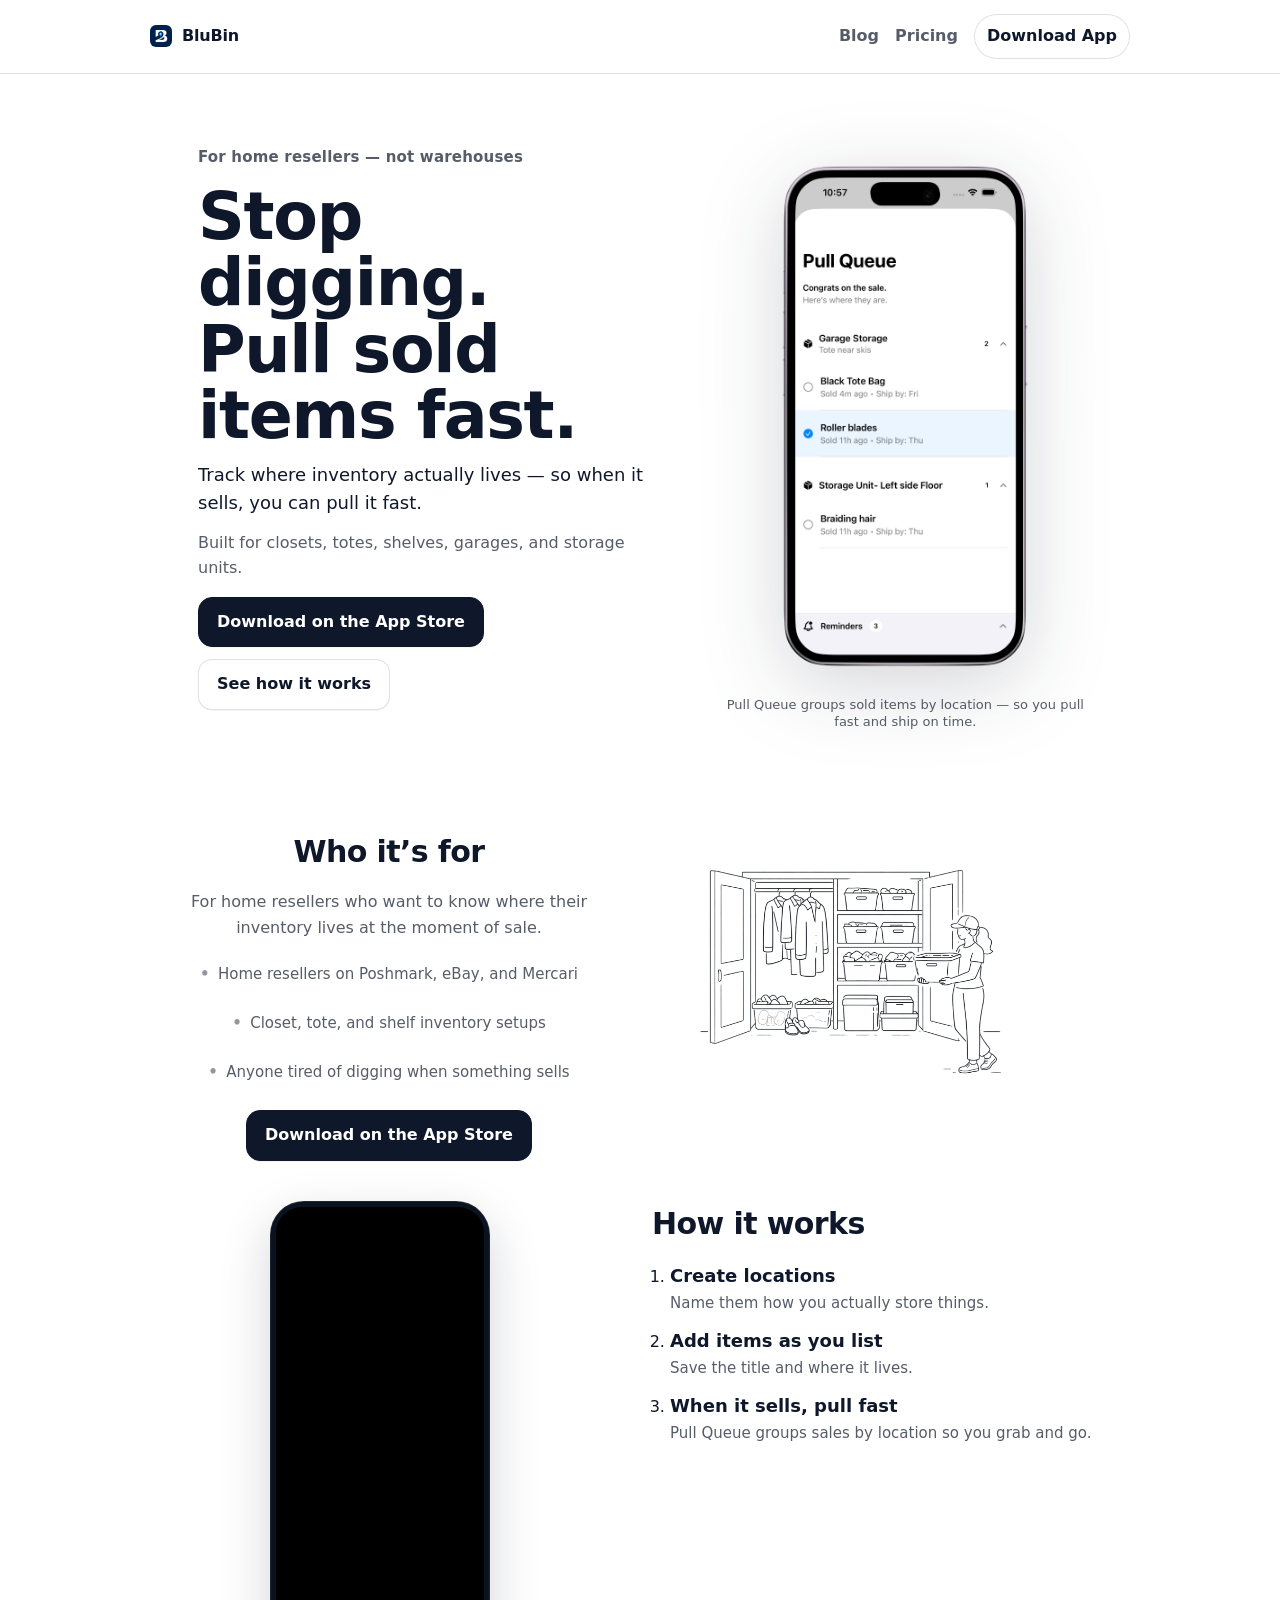
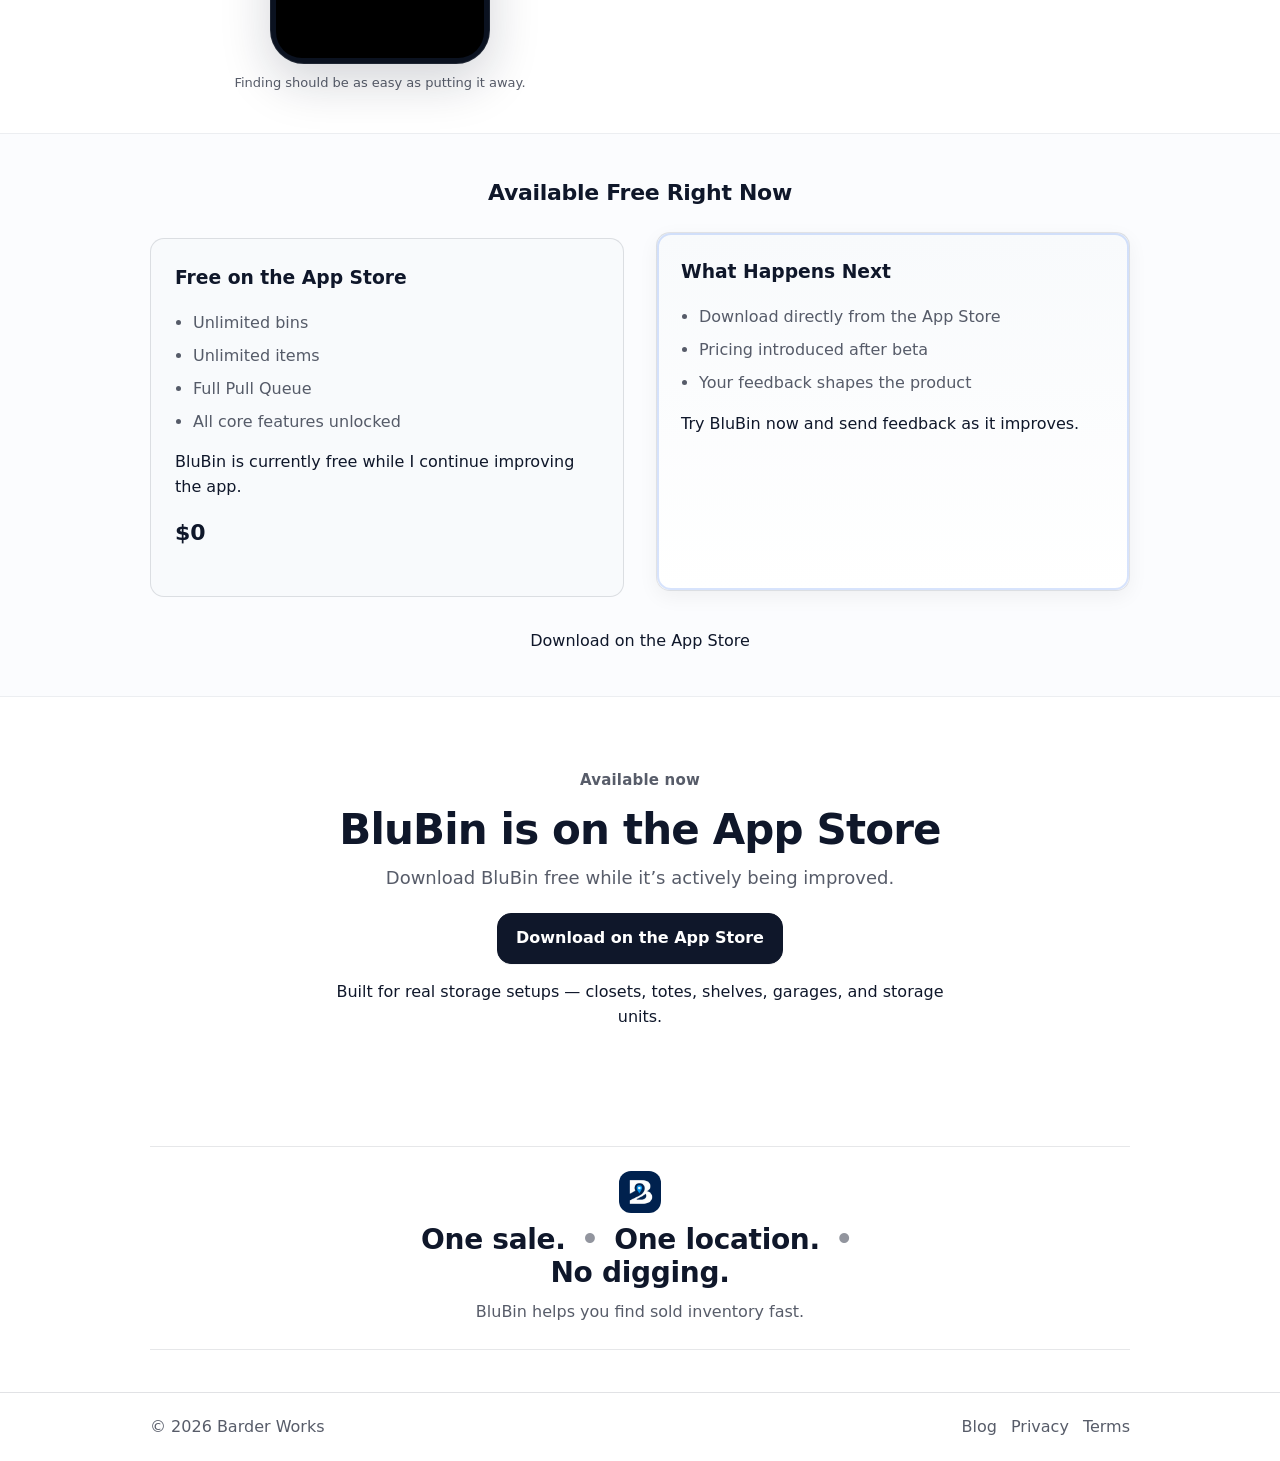
<file: index.html>
<!DOCTYPE html>
<html lang="en">
<head>
  <meta charset="UTF-8" />
  <meta name="viewport" content="width=device-width, initial-scale=1.0" />
  <title>BluBin – Stop digging for sold items</title>
  <meta
    name="description"
    content="BluBin helps home resellers track where inventory actually lives so when something sells, they can pull it fast."
  />

  <meta property="og:title" content="BluBin – Stop digging for sold items" />
  <meta
    property="og:description"
    content="Track where inventory actually lives — so when it sells, you can pull it fast."
  />
  <meta property="og:type" content="website" />

  <link rel="icon" href="/favicon.ico" sizes="any" />
  <link rel="icon" href="/favicon/favicon.svg" type="image/svg+xml" />
  <link rel="apple-touch-icon" href="/favicon/apple-touch-icon.png" />
  <link rel="manifest" href="/favicon/site.webmanifest" />

  <link rel="stylesheet" href="style.css?v=2" />
</head>

<body>
  <header class="topbar">
    <div class="container topbar-inner">
      <a class="brand" href="#">
        <img class="brand-logo" src="/favicon/favicon.svg" alt="BluBin logo" />
        <span class="brand-name">BluBin</span>
      </a>

      <nav class="nav nav-desktop" aria-label="Primary">
        <a href="/blog/">Blog</a>
        <a href="#pricing">Pricing</a>
        <a class="pill" href="#signup">Download App</a>
      </nav>

      <button class="menu-btn" type="button" aria-label="Open menu" aria-expanded="false">
        <span></span>
        <span></span>
        <span></span>
      </button>
    </div>

    <div class="mobile-menu" aria-label="Mobile navigation">
      <div class="container mobile-menu-inner">
        <a href="/blog/">Blog</a>
        <a href="#pricing">Pricing</a>
        <a href="#how">How it works</a>
        <a href="/privacy.html">Privacy</a>
        <a href="/terms.html">Terms</a>
        <a class="pill mobile-menu-cta" href="#signup">Download App</a>
      </div>
    </div>
  </header>

  <main>
    <!-- HERO DESKTOP -->
    <section class="hero hero-desktop">
      <div class="container hero-grid">
        <div class="hero-copy">
          <p class="eyebrow">For home resellers — not warehouses</p>

          <h1>
            Stop digging.
            <span class="break">Pull sold items fast.</span>
          </h1>

          <p class="hero-sub">
            Track where inventory actually lives — so when it sells, you can pull it fast.
          </p>

          <p class="support">
            Built for closets, totes, shelves, garages, and storage units.
          </p>

          <div class="cta-row signup-row">
            <a class="btn primary" href="https://apps.apple.com/us/app/blubin/id6759843914" target="_blank" rel="noopener noreferrer">Download on the App Store</a>
            <a class="btn secondary" href="#how">See how it works</a>
          </div>
        </div>

        <div class="hero-media">
          <img class="phone-img" src="images/mockwhole.png" alt="BluBin Pull Queue on iPhone" />
          <p class="hero-caption">
            Pull Queue groups sold items by location — so you pull fast and ship on time.
          </p>
        </div>
      </div>
    </section>

    <!-- HERO MOBILE -->
<!-- HERO MOBILE -->
<section class="hero hero-mobile">
  <div class="container hero-mobile-inner">
    <p class="eyebrow mobile-eyebrow">For home resellers — not warehouses</p>

    <div class="hero-mobile-copy">
      <h1 class="mobile-headline">
        Stop digging.
        <span>Pull sold items fast.</span>
      </h1>

      <p class="hero-sub">
        Track where inventory actually lives — so when it sells, you can pull it fast.
      </p>

  

      <div class="cta-row mobile-cta signup-row">
        <a class="btn primary" href="https://apps.apple.com/us/app/blubin/id6759843914" target="_blank" rel="noopener noreferrer">Download on the App Store</a>
        <a class="btn secondary" href="#how">See how it works</a>
      </div>
    </div>

    <div class="hero-media mobile-media">
      <img class="phone-img" src="images/mockwhole.png" alt="BluBin Pull Queue on iPhone" />
      <p class="hero-caption">
        Pull Queue groups sold items by location — so you pull fast and ship on time.
      </p>
    </div>
  </div>
</section>

<section class="mobile-storage-band" aria-label="Storage types BluBin supports">
  <div class="container">
    <p>Built for closets, totes, shelves, garages, and storage units.</p>
  </div>
</section>


    <section class="section flow-section" id="how">
      <div class="container flow-grid">
        <div class="flow-how">
          <h2>How it works</h2>
          <ol class="steps">
            <li>
              <div class="step-title">Create locations</div>
              <div class="step-text">Name them how you actually store things.</div>
            </li>
            <li>
              <div class="step-title">Add items as you list</div>
              <div class="step-text">Save the title and where it lives.</div>
            </li>
            <li>
              <div class="step-title">When it sells, pull fast</div>
              <div class="step-text">Pull Queue groups sales by location so you grab and go.</div>
            </li>
          </ol>
        </div>

        <div class="flow-video">
          <div class="iphone">
            <div class="iphone-screen">
              <video class="demo-video" autoplay muted loop playsinline>
                <source src="videos/blubin-demo.mp4" type="video/mp4" />
              </video>
            </div>
          </div>

          <div class="caption">Finding should be as easy as putting it away.</div>
        </div>

        <div class="who-illustration">
          <img src="images/closetdrawing.png" alt="Closet inventory illustration" />
        </div>

        <div class="flow-who">
          <h2>Who it’s for</h2>
          <p class="lead">
            For home resellers who want to know where their inventory lives at the moment of sale.
          </p>

          <ul class="bullets">
            <li>Home resellers on Poshmark, eBay, and Mercari</li>
            <li>Closet, tote, and shelf inventory setups</li>
            <li>Anyone tired of digging when something sells</li>
          </ul>

          <div class="cta-row small-cta">
            <a class="btn primary" href="https://apps.apple.com/us/app/blubin/id6759843914" target="_blank" rel="noopener noreferrer">Download on the App Store</a>
          </div>
        </div>
      </div>
    </section>

   <section class="section alt" id="pricing">
  <div class="container">
    <h2 class="pricing-title">Available Free Right Now</h2>

    <div class="two-col">
      <div class="card">
        <h3>Free on the App Store</h3>

        <ul class="bullets">
          <li>Unlimited bins</li>
          <li>Unlimited items</li>
          <li>Full Pull Queue</li>
          <li>All core features unlocked</li>
        </ul>

        <p class="muted small">
          BluBin is currently free while I continue improving the app.
        </p>

        <p class="price">$0</p>
      </div>

      <div class="card pro-card">
        <h3>What Happens Next</h3>

        <ul class="bullets">
          <li>Download directly from the App Store</li>
          <li>Pricing introduced after beta</li>
          <li>Your feedback shapes the product</li>
        </ul>

        <p class="muted small">
          Try BluBin now and send feedback as it improves.
        </p>
      </div>
    </div>

    <div style="text-align:center; margin-top: 32px;">
      <a href="https://apps.apple.com/us/app/blubin/id6759843914" target="_blank" rel="noopener noreferrer" class="btn-primary">Download on the App Store</a>
    </div>
  </div>
</section>

    <section class="section signup-section" id="signup">
      <div class="container">
        <div class="signup-card">
          <p class="eyebrow">Available now</p>
          <h2>BluBin is on the App Store</h2>
          <p class="lead">
            Download BluBin free while it’s actively being improved.
          </p>

          <div class="download-cta">
            <a class="btn primary" href="https://apps.apple.com/us/app/blubin/id6759843914" target="_blank" rel="noopener noreferrer">Download on the App Store</a>
          </div>

          <p class="muted small">
            Built for real storage setups — closets, totes, shelves, garages, and storage units.
          </p>
        </div>
      </div>
    </section>

    <section class="section brand-band">
      <div class="container">
        <div class="band">
          <img class="band-logo" src="/favicon/favicon.svg" alt="BluBin logo" />

          <div class="band-line">
            One sale. <span class="dot">•</span> One location. <span class="dot">•</span> No digging.
          </div>

          <div class="band-sub">
            BluBin helps you find sold inventory fast.
          </div>
        </div>
      </div>
    </section>

    <footer class="footer">
      <div class="container footer-inner">
        <div>
          <div class="muted">© 2026 Barder Works</div>
        </div>

        <div class="footer-links">
          <a href="/blog/">Blog</a>
          <a href="https://barderworks.co/legal/blubin/privacy.html">Privacy</a>
          <a href="https://barderworks.co/legal/blubin/terms.html">Terms</a>
        </div>
      </div>
    </footer>
  </main>

  <script>
    const menuBtn = document.querySelector('.menu-btn');
    const mobileMenu = document.querySelector('.mobile-menu');

    if (menuBtn && mobileMenu) {
      menuBtn.addEventListener('click', () => {
        const isOpen = mobileMenu.classList.toggle('open');
        menuBtn.setAttribute('aria-expanded', isOpen ? 'true' : 'false');
      });

      mobileMenu.querySelectorAll('a').forEach(link => {
        link.addEventListener('click', () => {
          mobileMenu.classList.remove('open');
          menuBtn.setAttribute('aria-expanded', 'false');
        });
      });
    }
  </script>
</body>
</html>
</file>
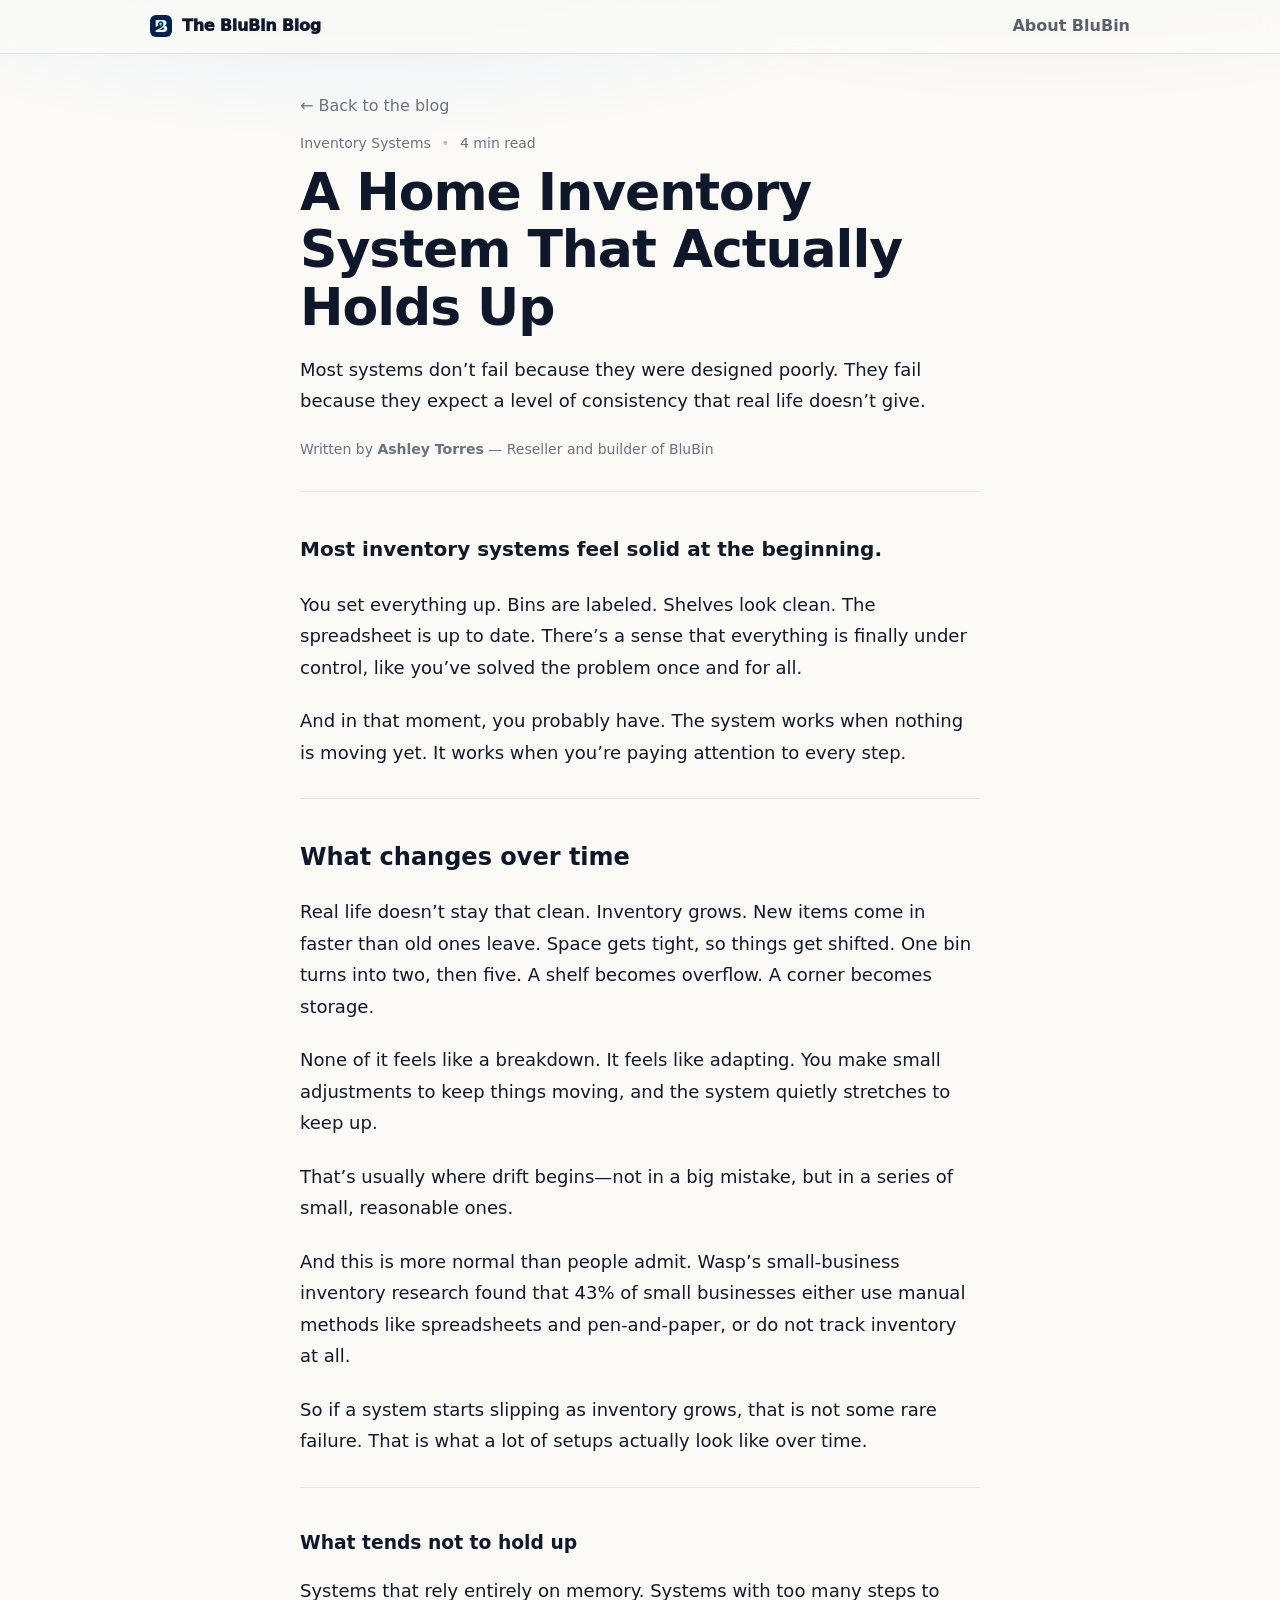
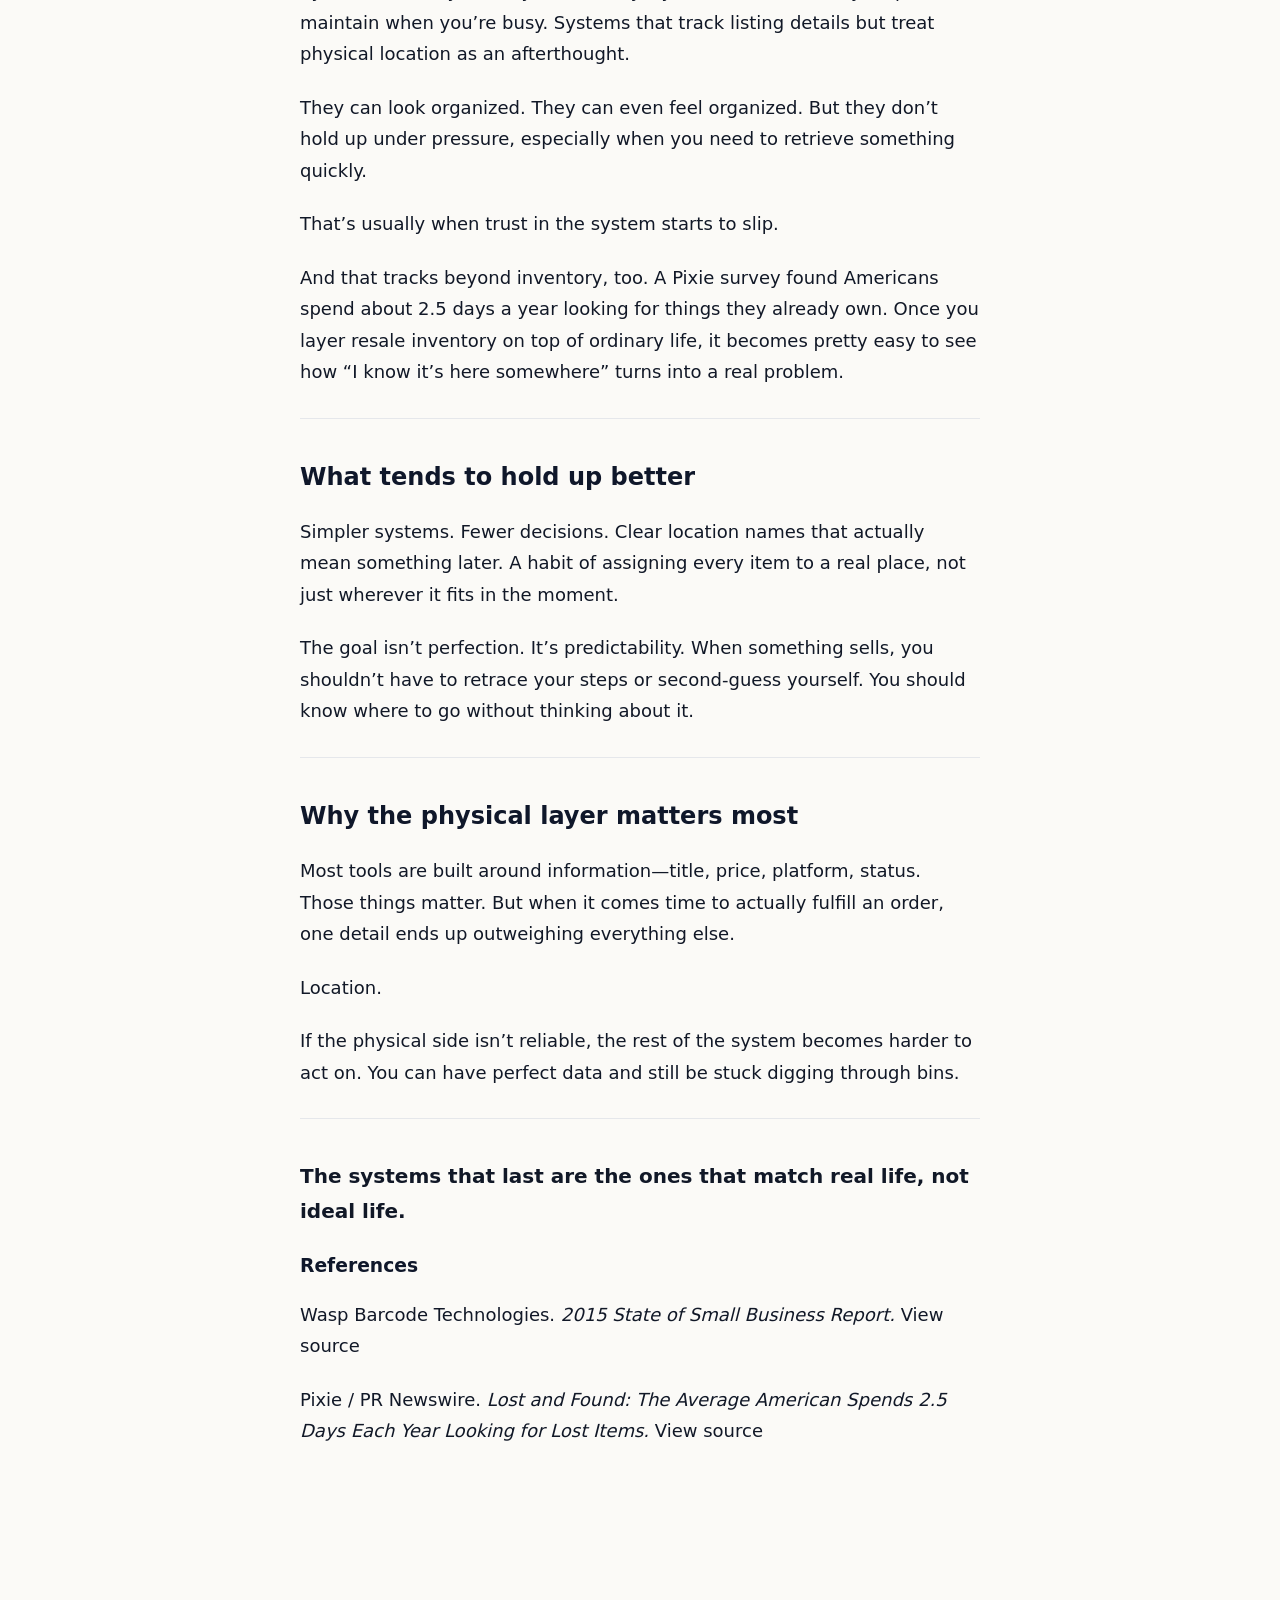
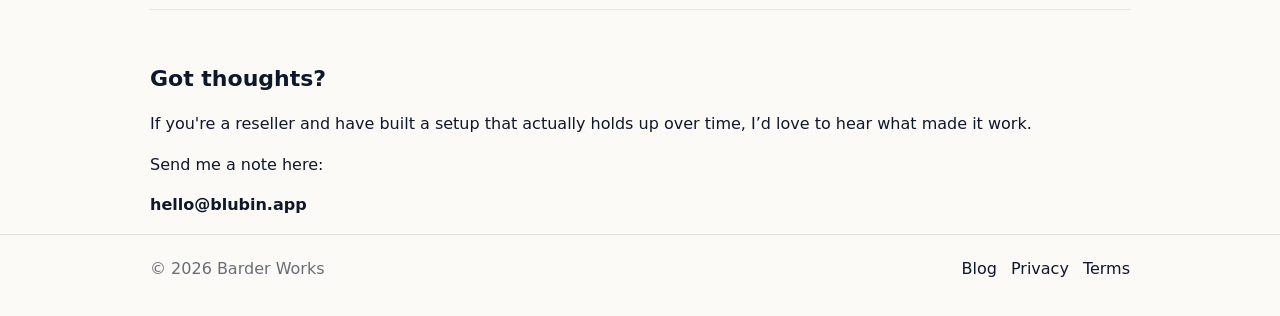
<file: blog/a-home-system.html>
<!DOCTYPE html>
<html lang="en">
<head>
  <meta charset="UTF-8" />
  <meta name="viewport" content="width=device-width, initial-scale=1.0"/>

  <title>A Home Inventory System That Actually Holds Up</title>
  <meta name="description" content="What kind of home inventory system actually stays useful over time? A practical look at what tends to hold up for resellers." />

  <!-- Favicons -->
  <link rel="icon" href="/favicon.ico" sizes="any" />
  <link rel="icon" href="/favicon/favicon.svg" type="image/svg+xml" />
  <link rel="apple-touch-icon" href="/favicon/apple-touch-icon.png" />
  <link rel="manifest" href="/favicon/site.webmanifest" />

  <!-- Shared site styles + blog-only overrides -->
  <link rel="stylesheet" href="/style.css" />
  <link rel="stylesheet" href="/blog/blog.css" />
</head>

<body class="post-page">
  <a class="skip-link" href="#content">Skip to content</a>

  <header class="blog-header">
    <div class="container blog-header-inner">
      <a class="blog-brand" href="/blog/">
        <img class="blog-logo" src="/favicon/favicon.svg" alt="BluBin" />
        <span>The BluBin Blog</span>
      </a>

      <nav class="blog-nav" aria-label="Blog">
        <a class="blog-link" href="/">About BluBin</a>
      </nav>
    </div>
  </header>

  <main id="content">
    <section class="container post-body">
      <a class="post-back" href="/blog/">← Back to the blog</a>

      <div class="post-meta-row">
        <span class="post-cat">Inventory Systems</span>
        <span class="dot">•</span>
        <span>4 min read</span>
      </div>

      <h1 class="post-h1">A Home Inventory System That Actually Holds Up</h1>

      <p class="post-lead">
        Most systems don’t fail because they were designed poorly. They fail because they expect a level of consistency that real life doesn’t give.
      </p>

      <div class="post-author">
        Written by <strong>Ashley Torres</strong> — Reseller and builder of BluBin
      </div>

      <hr class="post-rule" />

      <p><strong>Most inventory systems feel solid at the beginning.</strong></p>

      <p>
        You set everything up. Bins are labeled. Shelves look clean. The spreadsheet is up to date. There’s a sense that everything is finally under control, like you’ve solved the problem once and for all.
      </p>

      <p>
        And in that moment, you probably have. The system works when nothing is moving yet. It works when you’re paying attention to every step.
      </p>

      <hr class="post-rule" />

      <h2 class="post-h2">What changes over time</h2>

      <p>
        Real life doesn’t stay that clean. Inventory grows. New items come in faster than old ones leave. Space gets tight, so things get shifted. One bin turns into two, then five. A shelf becomes overflow. A corner becomes storage.
      </p>

      <p>
        None of it feels like a breakdown. It feels like adapting. You make small adjustments to keep things moving, and the system quietly stretches to keep up.
      </p>

      <p>
        That’s usually where drift begins—not in a big mistake, but in a series of small, reasonable ones.
      </p>

      <p>
        And this is more normal than people admit. Wasp’s small-business inventory research found that 43% of small businesses either use manual methods like spreadsheets and pen-and-paper, or do not track inventory at all.
      </p>

      <p>
        So if a system starts slipping as inventory grows, that is not some rare failure. That is what a lot of setups actually look like over time.
      </p>

      <hr class="post-rule" />

      <h3 class="post-h3">What tends not to hold up</h3>

      <p>
        Systems that rely entirely on memory. Systems with too many steps to maintain when you’re busy. Systems that track listing details but treat physical location as an afterthought.
      </p>

      <p>
        They can look organized. They can even feel organized. But they don’t hold up under pressure, especially when you need to retrieve something quickly.
      </p>

      <p>
        That’s usually when trust in the system starts to slip.
      </p>

      <p>
        And that tracks beyond inventory, too. A Pixie survey found Americans spend about 2.5 days a year looking for things they already own. Once you layer resale inventory on top of ordinary life, it becomes pretty easy to see how “I know it’s here somewhere” turns into a real problem.
      </p>

      <hr class="post-rule" />

      <h2 class="post-h2">What tends to hold up better</h2>

      <p>
        Simpler systems. Fewer decisions. Clear location names that actually mean something later. A habit of assigning every item to a real place, not just wherever it fits in the moment.
      </p>

      <p>
        The goal isn’t perfection. It’s predictability. When something sells, you shouldn’t have to retrace your steps or second-guess yourself. You should know where to go without thinking about it.
      </p>

      <hr class="post-rule" />

      <h2 class="post-h2">Why the physical layer matters most</h2>

      <p>
        Most tools are built around information—title, price, platform, status. Those things matter. But when it comes time to actually fulfill an order, one detail ends up outweighing everything else.
      </p>

      <p>
        Location.
      </p>

      <p>
        If the physical side isn’t reliable, the rest of the system becomes harder to act on. You can have perfect data and still be stuck digging through bins.
      </p>

      <hr class="post-rule" />

      <p><strong>The systems that last are the ones that match real life, not ideal life.</strong></p>

      <section class="post-sources">
        <h3 class="post-h3">References</h3>

        <p>
          Wasp Barcode Technologies. <em>2015 State of Small Business Report.</em>
          <a href="https://media.waspbarcode.com/static/waspbarcode/images/pdf/small-biz-report-0115-web.pdf" target="_blank" rel="noopener">View source</a>
        </p>

        <p>
          Pixie / PR Newswire. <em>Lost and Found: The Average American Spends 2.5 Days Each Year Looking for Lost Items.</em>
          <a href="https://www.prnewswire.com/news-releases/lost-and-found-the-average-american-spends-25-days-each-year-looking-for-lost-items-collectively-costing-us-households-27-billion-annually-in-replacement-costs-300449305.html" target="_blank" rel="noopener">View source</a>
        </p>
      </section>

    </section>

    <section class="reader-comments container">
      <h3>Got thoughts?</h3>

      <p>
        If you're a reseller and have built a setup that actually holds up over time,
        I’d love to hear what made it work.
      </p>

      <p>
        Send me a note here:
      </p>

      <p class="comment-email">
        <a href="mailto:hello@blubin.app?subject=Home inventory systems">
          hello@blubin.app
        </a>
      </p>
    </section>

    <footer class="blog-footer">
      <div class="container blog-footer-inner">
        <div class="muted">© 2026 Barder Works</div>
        <div class="footer-links">
          <a href="/blog/">Blog</a>
          <a href="/privacy.html">Privacy</a>
          <a href="/terms.html">Terms</a>
        </div>
      </div>
    </footer>
  </main>
</body>
</html>
</file>
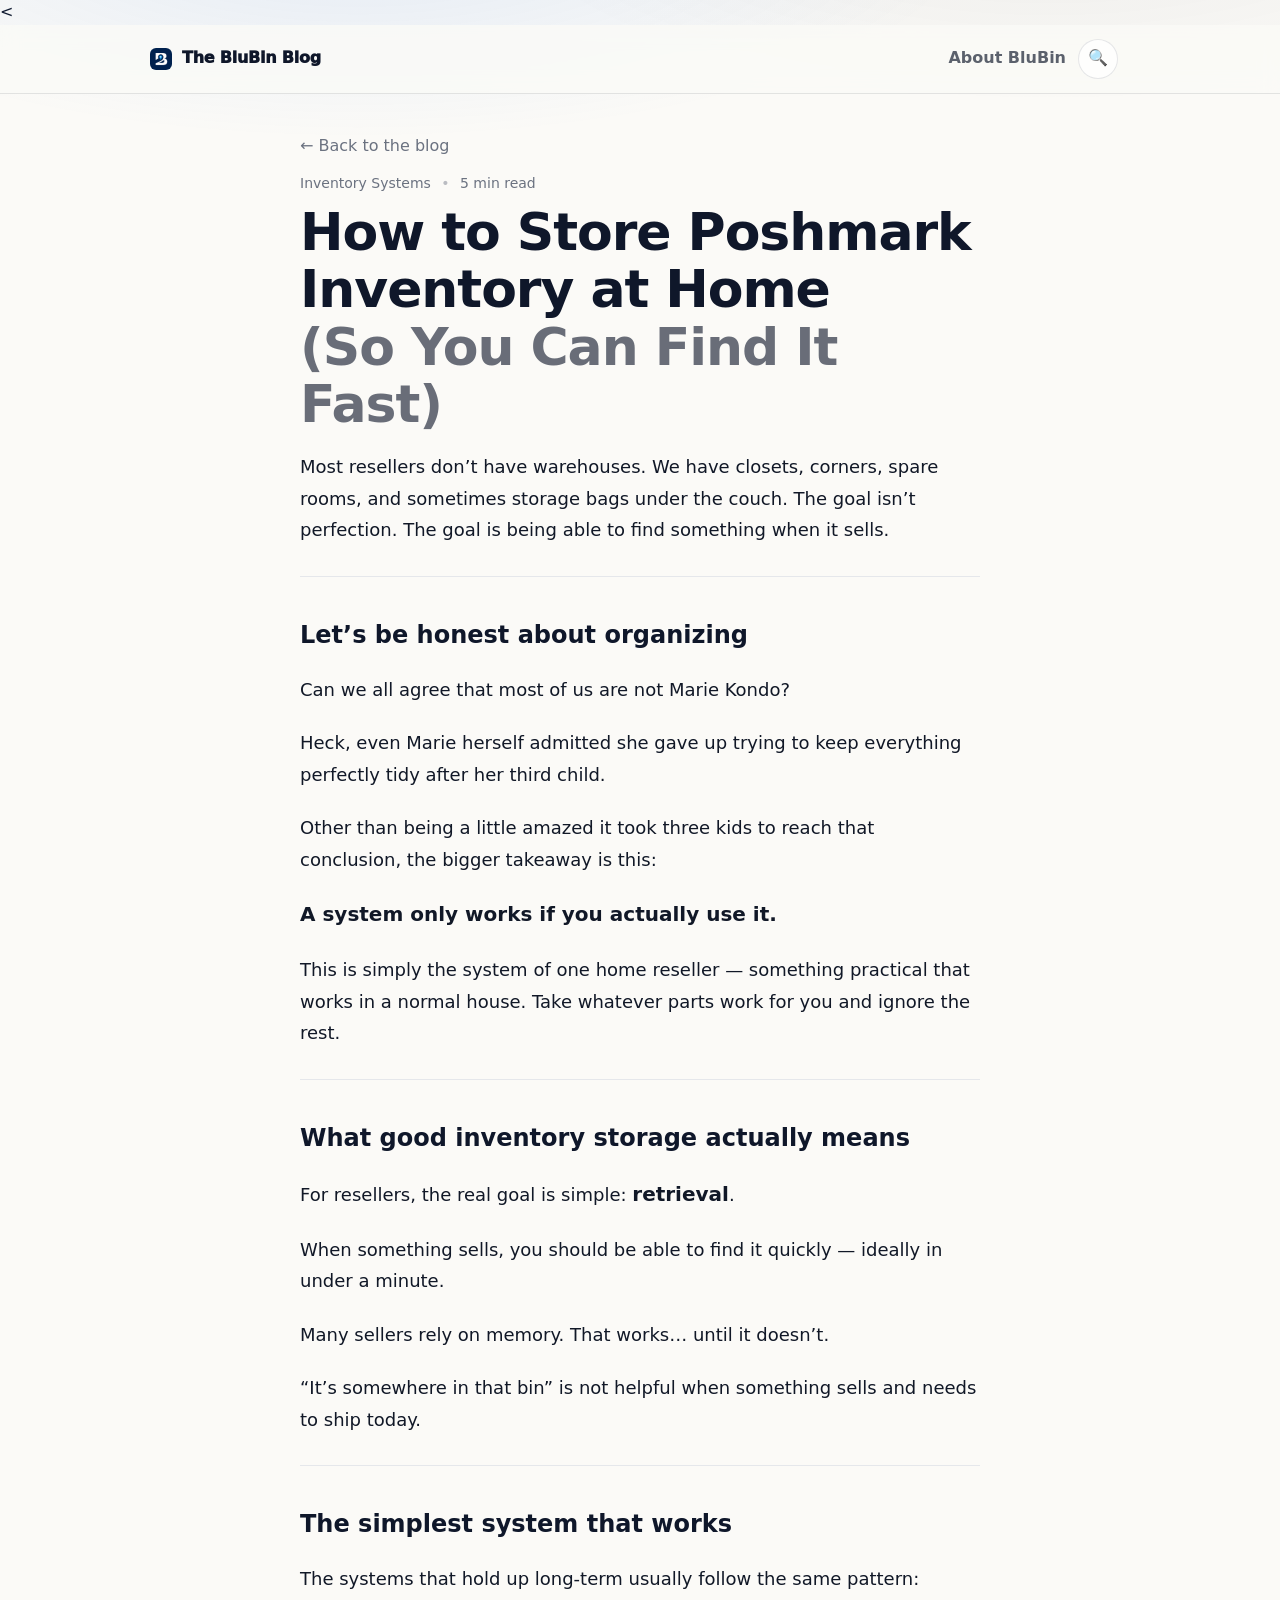
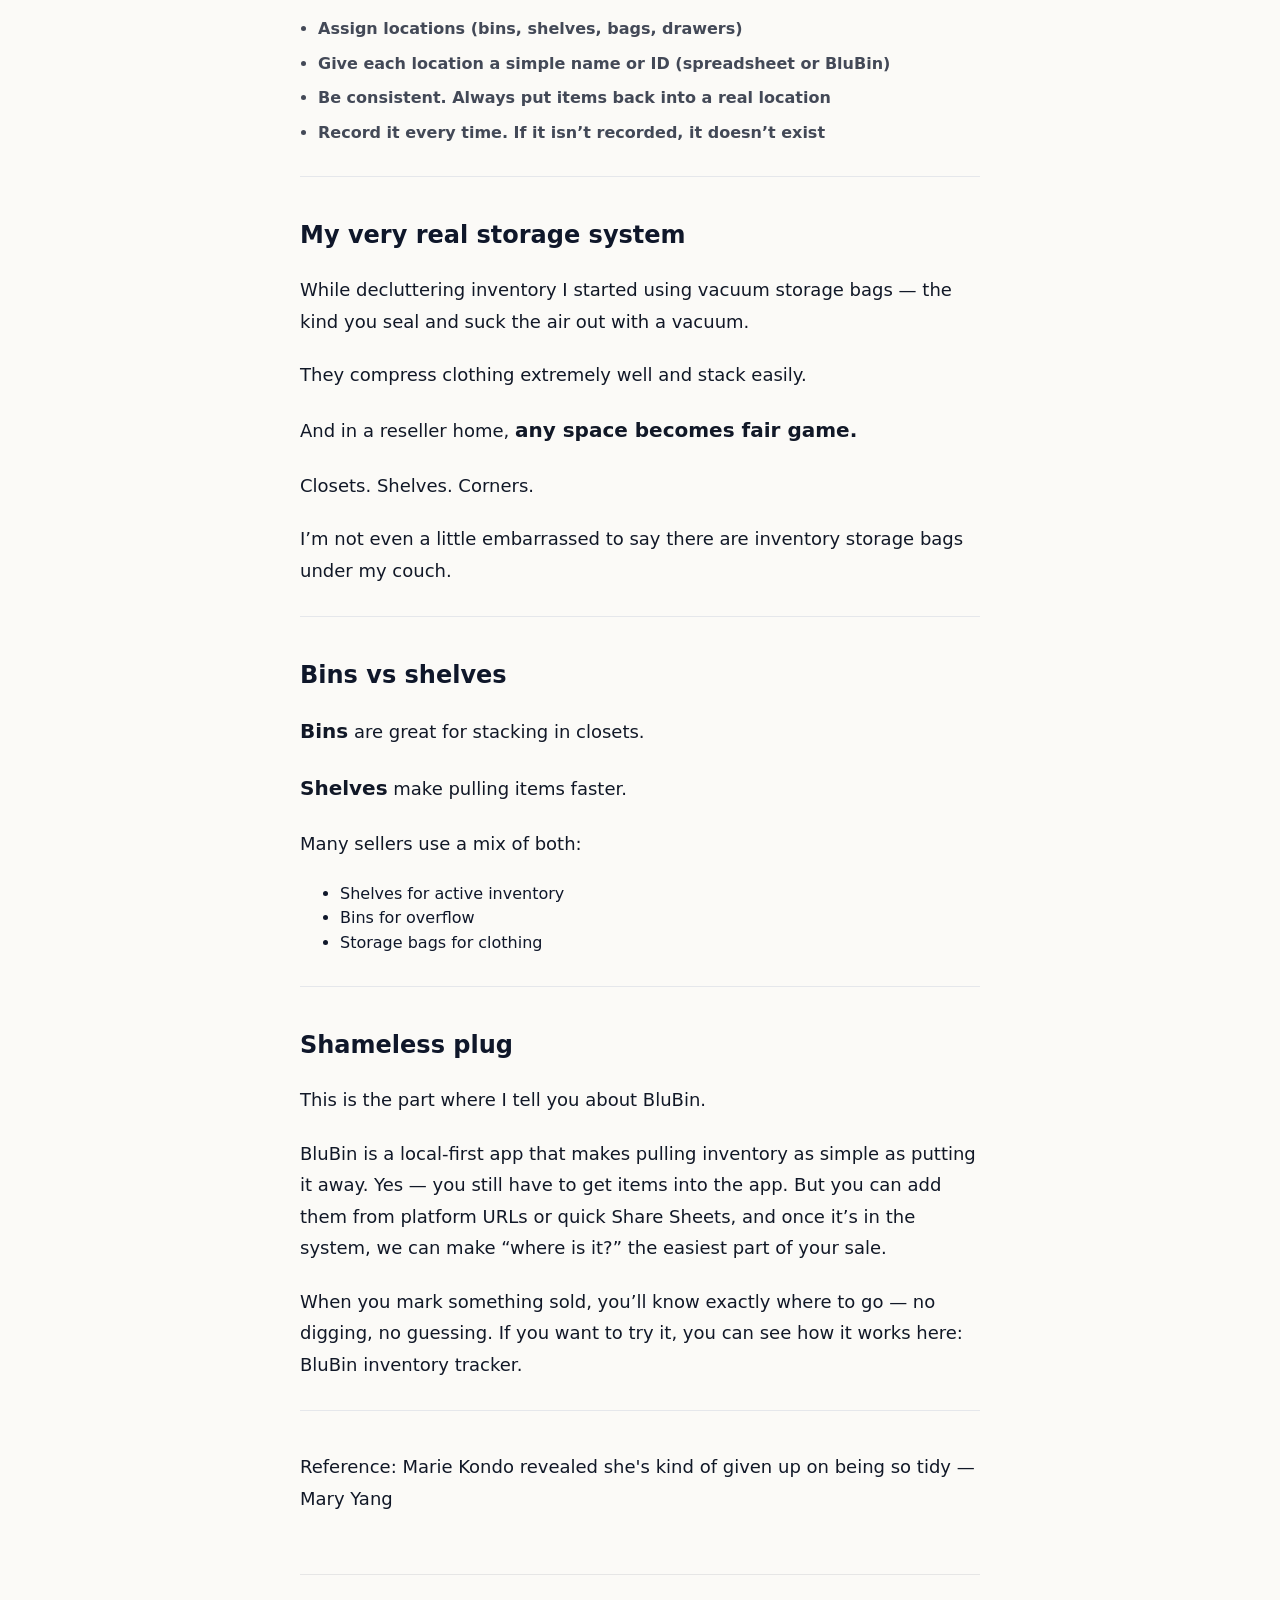
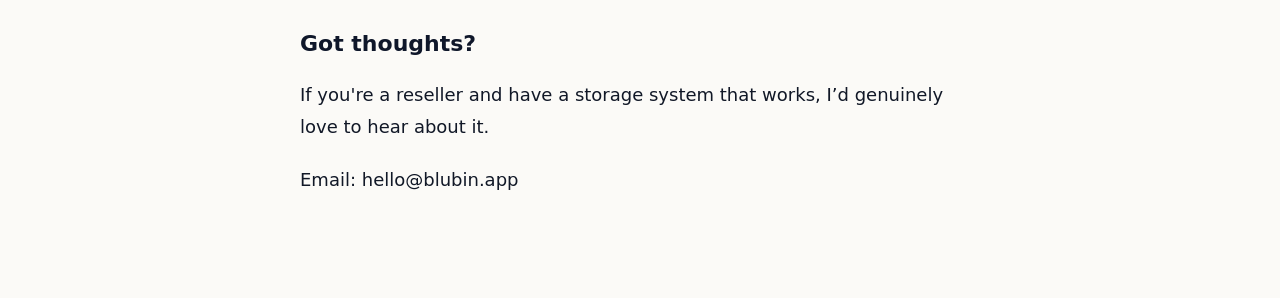
<file: blog/store-reseller-inventory-home.html>
<!DOCTYPE html>
<html lang="en">
<head>

<meta charset="UTF-8" />
<meta name="viewport" content="width=device-width, initial-scale=1.0"/>

<title>How to Store Poshmark Inventory at Home (So You Can Find It Fast)</title>

<meta name="description" content="A practical guide for resellers on how to store Poshmark inventory at home using bins, shelves, and creative storage spaces so you can find sold items quickly." />

<meta name="author" content="Ashley Torres" />
<meta name="robots" content="index, follow" />

<link rel="canonical" href="https://blubin.app/blog/how-to-store-poshmark-inventory-at-home.html" />

<!-- Styles -->
<link rel="stylesheet" href="/style.css" />
<link rel="stylesheet" href="/blog/blog.css" />

</head>

<<body>

  <!-- BLOG HEADER (same as blog index) -->
  <header class="blog-header">
    <div class="container blog-header-inner">
      <a class="blog-brand" href="/blog/">
        <img class="blog-logo" src="/favicon/favicon.svg" alt="BluBin" />
        <span>The BluBin Blog</span>
      </a>

      <nav class="blog-nav" aria-label="Blog">
        <a class="blog-link" href="/">About BluBin</a>

        <!-- search icon + expandable search (optional) -->
        <button class="search-toggle" type="button" aria-label="Search" data-search-toggle>
          🔍
        </button>

        <form class="blog-search-inline" action="/blog/" method="get" role="search">
          <label class="sr-only" for="q">Search articles</label>
          <input id="q" name="q" type="search" placeholder="Search articles" />
        </form>
      </nav>
    </div>
  </header>

  <!-- POST PAGE -->
  <main class="post-page">
    <div class="container">
      <article class="post-body">

        <a class="post-back" href="/blog/">← Back to the blog</a>

        <div class="post-meta-row">
          <span class="post-cat">Inventory Systems</span>
          <span class="dot">•</span>
          <span>5 min read</span>
        </div>

        <h1 class="post-h1">
          How to Store Poshmark Inventory at Home<br />
          <span class="muted">(So You Can Find It Fast)</span>
        </h1>

        <p class="post-lead">
          Most resellers don’t have warehouses. We have closets, corners, spare rooms, and sometimes storage bags under the couch.
          The goal isn’t perfection. The goal is being able to find something when it sells.
        </p>

        <hr class="post-rule" />

        <!-- ✅ YOUR ARTICLE CONTENT STARTS HERE -->
        <h2>Let’s be honest about organizing</h2>

        <p>Can we all agree that most of us are not Marie Kondo?</p>

        <p>
          Heck, even Marie herself admitted she gave up trying to keep everything perfectly tidy after her third child.
        </p>

        <p>
          Other than being a little amazed it took three kids to reach that conclusion, the bigger takeaway is this:
        </p>

        <p><strong>A system only works if you actually use it.</strong></p>

        <p>
          This is simply the system of one home reseller — something practical that works in a normal house.
          Take whatever parts work for you and ignore the rest.
        </p>

        <hr class="post-rule" />

        <h2>What good inventory storage actually means</h2>

        <p>For resellers, the real goal is simple: <strong>retrieval</strong>.</p>

        <p>When something sells, you should be able to find it quickly — ideally in under a minute.</p>

        <p>Many sellers rely on memory. That works… until it doesn’t.</p>

        <p>“It’s somewhere in that bin” is not helpful when something sells and needs to ship today.</p>

        <hr class="post-rule" />

        <h2>The simplest system that works</h2>

        <p>The systems that hold up long-term usually follow the same pattern:</p>

        <ul class="steps">
          <li>Assign locations (bins, shelves, bags, drawers)</li>
          <li>Give each location a simple name or ID (spreadsheet or BluBin)</li>
          <li><strong>Be consistent.</strong> Always put items back into a real location</li>
          <li><strong>Record it every time.</strong> If it isn’t recorded, it doesn’t exist</li>
        </ul>

        <hr class="post-rule" />

        <h2>My very real storage system</h2>

        <p>
          While decluttering inventory I started using vacuum storage bags — the kind you seal and suck the air out with a vacuum.
        </p>

        <p>They compress clothing extremely well and stack easily.</p>

        <p>And in a reseller home, <strong>any space becomes fair game.</strong></p>

        <p>Closets. Shelves. Corners.</p>

        <p>I’m not even a little embarrassed to say there are inventory storage bags under my couch.</p>

        <hr class="post-rule" />

        <h2>Bins vs shelves</h2>

        <p><strong>Bins</strong> are great for stacking in closets.</p>
        <p><strong>Shelves</strong> make pulling items faster.</p>

        <p>Many sellers use a mix of both:</p>

        <ul>
          <li>Shelves for active inventory</li>
          <li>Bins for overflow</li>
          <li>Storage bags for clothing</li>
        </ul>

        <hr class="post-rule" />

        <h2>Shameless plug</h2>

        <p>
          This is the part where I tell you about BluBin.
        </p>

        <p>
          BluBin is a local-first app that makes pulling inventory as simple as putting it away.
          Yes — you still have to get items into the app.
          But you can add them from platform URLs or quick Share Sheets, and once it’s in the system,
          we can make “where is it?” the easiest part of your sale.
        </p>

        <p>
          When you mark something sold, you’ll know exactly where to go — no digging, no guessing.
          If you want to try it, you can see how it works here:
            <a href="https://blubin.app">BluBin inventory tracker</a>.
        </p>        

        <hr class="post-rule" />

        <p class="post-note">
          Reference:
          <a href="https://www.businessinsider.com/marie-kondo-revealed-shes-kind-of-given-up-on-being-so-tidy-people-freaked-out" target="_blank" rel="noopener">
            Marie Kondo revealed she's kind of given up on being so tidy
          </a>
          — Mary Yang
        </p>

        <section class="reader-comments">
          <h3>Got thoughts?</h3>
          <p>If you're a reseller and have a storage system that works, I’d genuinely love to hear about it.</p>
          <p>Email: <a href="mailto:hello@blubin.app">hello@blubin.app</a></p>
        </section>
        <!-- ✅ YOUR ARTICLE CONTENT ENDS HERE -->

      </article>
    </div>
  </main>

  <!-- Minimal JS for the search icon (optional) -->
  <script>
    (function(){
      const toggle = document.querySelector("[data-search-toggle]");
      const nav = document.querySelector(".blog-nav");
      const input = document.querySelector(".blog-search-inline input");
      if (!toggle || !nav || !input) return;

      toggle.addEventListener("click", () => {
        nav.classList.toggle("is-search-open");
        if (nav.classList.contains("is-search-open")) {
          setTimeout(() => input.focus(), 50);
        }
      });

      document.addEventListener("keydown", (e) => {
        if (e.key === "Escape") nav.classList.remove("is-search-open");
      });
    })();
  </script>

</body>
</html>
</file>
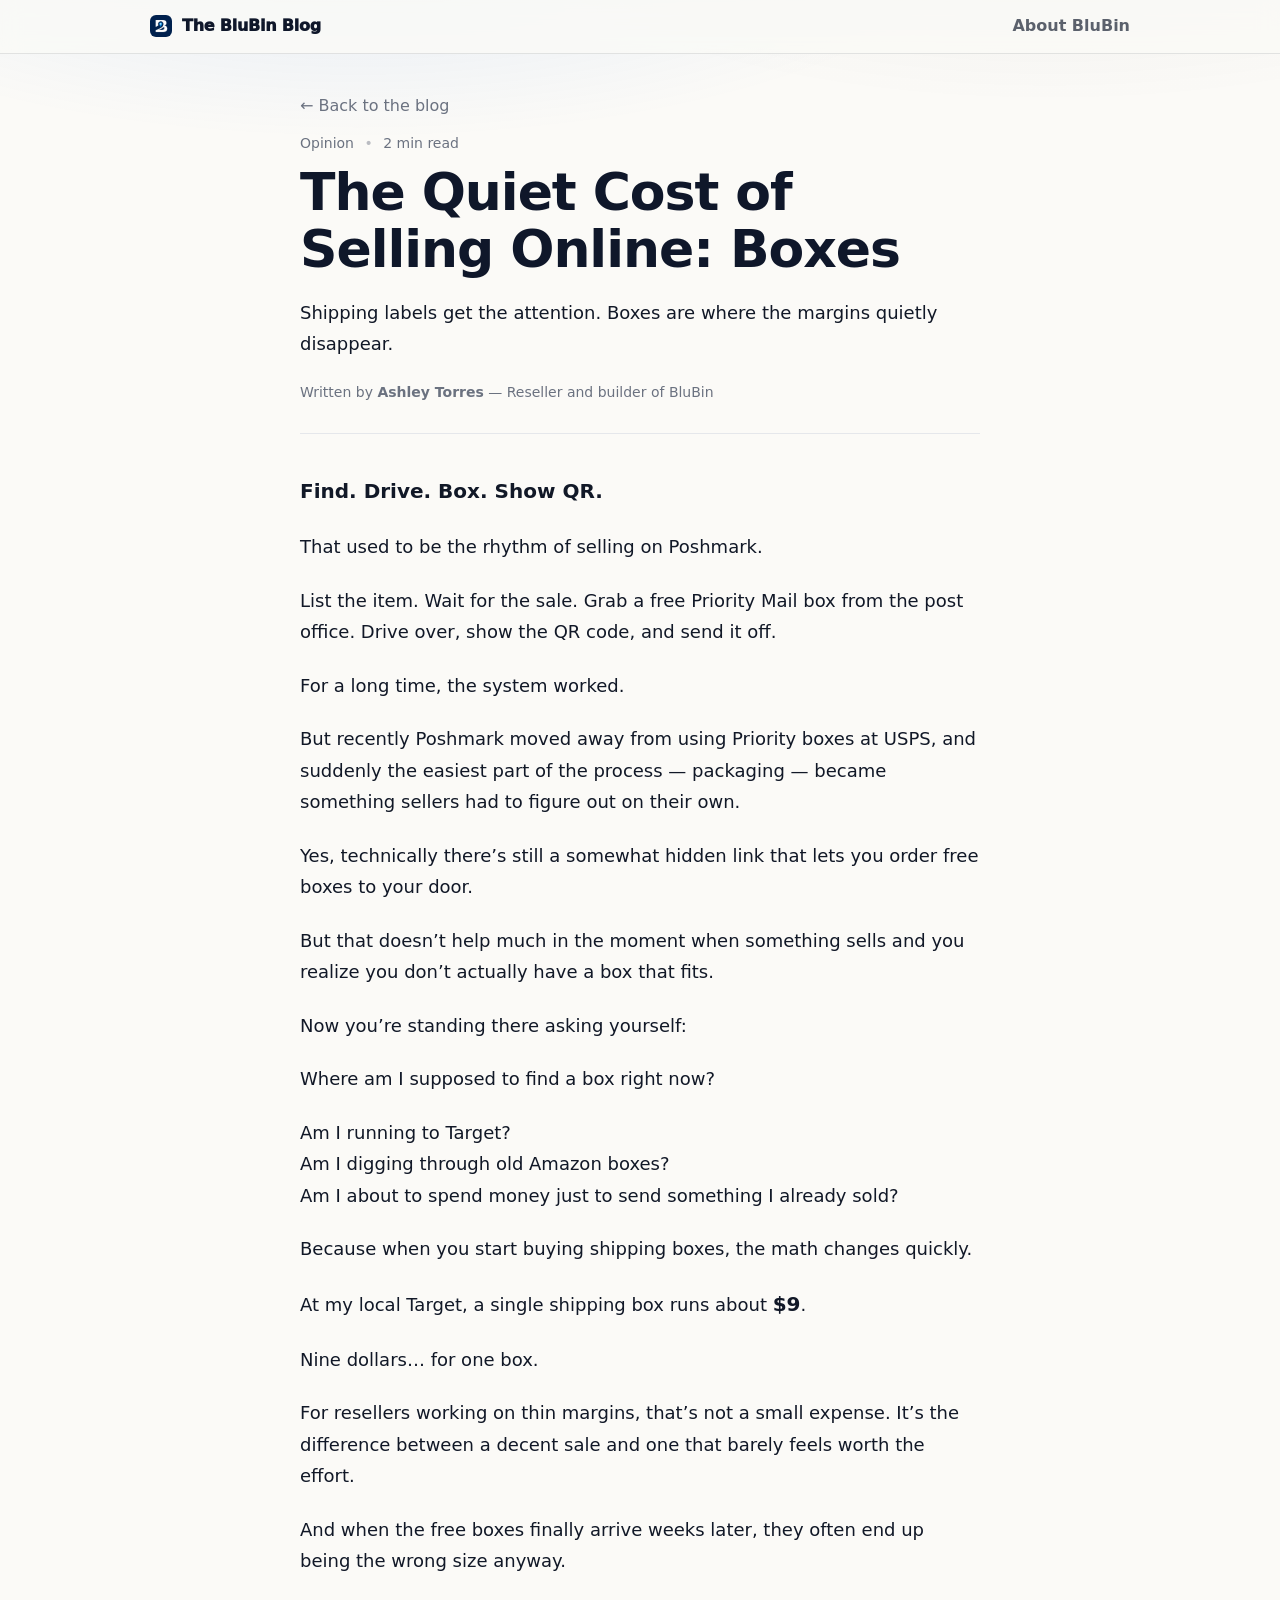
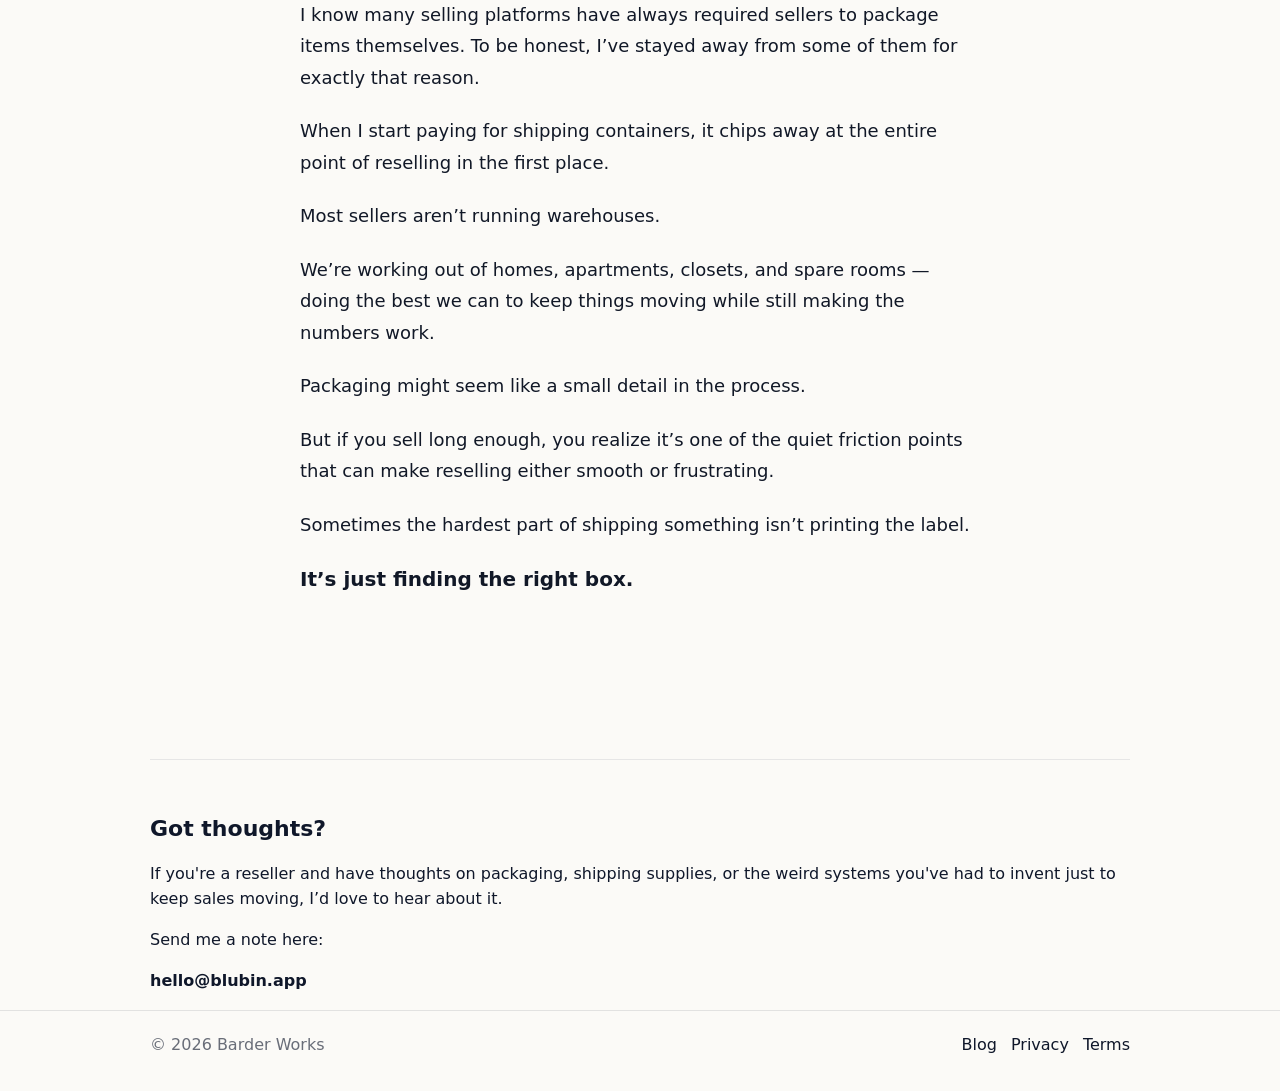
<file: blog/the-quiet-cost-of-selling-online-boxes.html>
<!DOCTYPE html>
<html lang="en">
<head>
  <meta charset="UTF-8" />
  <meta name="viewport" content="width=device-width, initial-scale=1.0"/>

  <title>The Quiet Cost of Selling Online: Boxes | Reseller Packaging Costs</title>
  <meta name="description" content="Reseller packaging costs add up fast. A field note on how shipping boxes quietly eat into profits—especially for Poshmark sellers." />

  <!-- Favicons -->
  <link rel="icon" href="/favicon.ico" sizes="any" />
  <link rel="icon" href="/favicon/favicon.svg" type="image/svg+xml" />
  <link rel="apple-touch-icon" href="/favicon/apple-touch-icon.png" />
  <link rel="manifest" href="/favicon/site.webmanifest" />

  <!-- Shared site styles + blog-only overrides -->
  <link rel="stylesheet" href="/style.css" />
  <link rel="stylesheet" href="/blog/blog.css" />
</head>

<body class="post-page">
  <a class="skip-link" href="#content">Skip to content</a>

  <!-- BLOG HEADER -->
  <header class="blog-header">
    <div class="container blog-header-inner">
      <a class="blog-brand" href="/blog/">
        <img class="blog-logo" src="/favicon/favicon.svg" alt="BluBin" />
        <span>The BluBin Blog</span>
      </a>

      <nav class="blog-nav" aria-label="Blog">
        <a class="blog-link" href="/">About BluBin</a>
      </nav>
    </div>
  </header>

  <main id="content">
    <section class="container post-body">
      <a class="post-back" href="/blog/">← Back to the blog</a>

      <div class="post-meta-row">
        <span class="post-cat">Opinion</span>
        <span class="dot">•</span>
        <span>2 min read</span>
      </div>

      <h1 class="post-h1">The Quiet Cost of Selling Online: Boxes</h1>

      <p class="post-lead">
        Shipping labels get the attention. Boxes are where the margins quietly disappear.
      </p>

      <div class="post-author">
        Written by <strong>Ashley Torres</strong> — Reseller and builder of BluBin
      </div>

      <hr class="post-rule" />

      <p><strong>Find. Drive. Box. Show QR.</strong></p>

      <p>
        That used to be the rhythm of selling on Poshmark.
      </p>

      <p>
        List the item. Wait for the sale. Grab a free Priority Mail box from the post office. Drive over, show the QR code, and send it off.
      </p>

      <p>
        For a long time, the system worked.
      </p>

      <p>
        But recently Poshmark moved away from using Priority boxes at USPS, and suddenly the easiest part of the process — packaging — became something sellers had to figure out on their own.
      </p>

      <p>
        Yes, technically there’s still a somewhat hidden link that lets you order free boxes to your door.
      </p>

      <p>
        But that doesn’t help much in the moment when something sells and you realize you don’t actually have a box that fits.
      </p>

      <p>
        Now you’re standing there asking yourself:
      </p>

      <p>
        Where am I supposed to find a box right now?
      </p>

      <p>
        Am I running to Target?<br/>
        Am I digging through old Amazon boxes?<br/>
        Am I about to spend money just to send something I already sold?
      </p>

      <p>
        Because when you start buying shipping boxes, the math changes quickly.
      </p>

      <p>
        At my local Target, a single shipping box runs about <strong>$9</strong>.
      </p>

      <p>
        Nine dollars… for one box.
      </p>

      <p>
        For resellers working on thin margins, that’s not a small expense. It’s the difference between a decent sale and one that barely feels worth the effort.
      </p>

      <p>
        And when the free boxes finally arrive weeks later, they often end up being the wrong size anyway.
      </p>

      <p>
        I know many selling platforms have always required sellers to package items themselves. To be honest, I’ve stayed away from some of them for exactly that reason.
      </p>

      <p>
        When I start paying for shipping containers, it chips away at the entire point of reselling in the first place.
      </p>

      <p>
        Most sellers aren’t running warehouses.
      </p>

      <p>
        We’re working out of homes, apartments, closets, and spare rooms — doing the best we can to keep things moving while still making the numbers work.
      </p>

      <p>
        Packaging might seem like a small detail in the process.
      </p>

      <p>
        But if you sell long enough, you realize it’s one of the quiet friction points that can make reselling either smooth or frustrating.
      </p>

      <p>
        Sometimes the hardest part of shipping something isn’t printing the label.
      </p>

      <p><strong>It’s just finding the right box.</strong></p>

    </section>

    <section class="reader-comments container">

  <h3>Got thoughts?</h3>

  <p>
    If you're a reseller and have thoughts on packaging, shipping supplies,
    or the weird systems you've had to invent just to keep sales moving,
    I’d love to hear about it.
  </p>

  <p>
    Send me a note here:
  </p>

  <p class="comment-email">
    <a href="mailto:hello@blubin.app?subject=Reseller packaging thoughts">
      hello@blubin.app
    </a>
  </p>

</section>

    <footer class="blog-footer">
      <div class="container blog-footer-inner">
        <div class="muted">© 2026 Barder Works</div>
        <div class="footer-links">
          <a href="/blog/">Blog</a>
          <a href="/privacy.html">Privacy</a>
          <a href="/terms.html">Terms</a>
        </div>
      </div>
    </footer>
  </main>
</body>
</html>
</file>
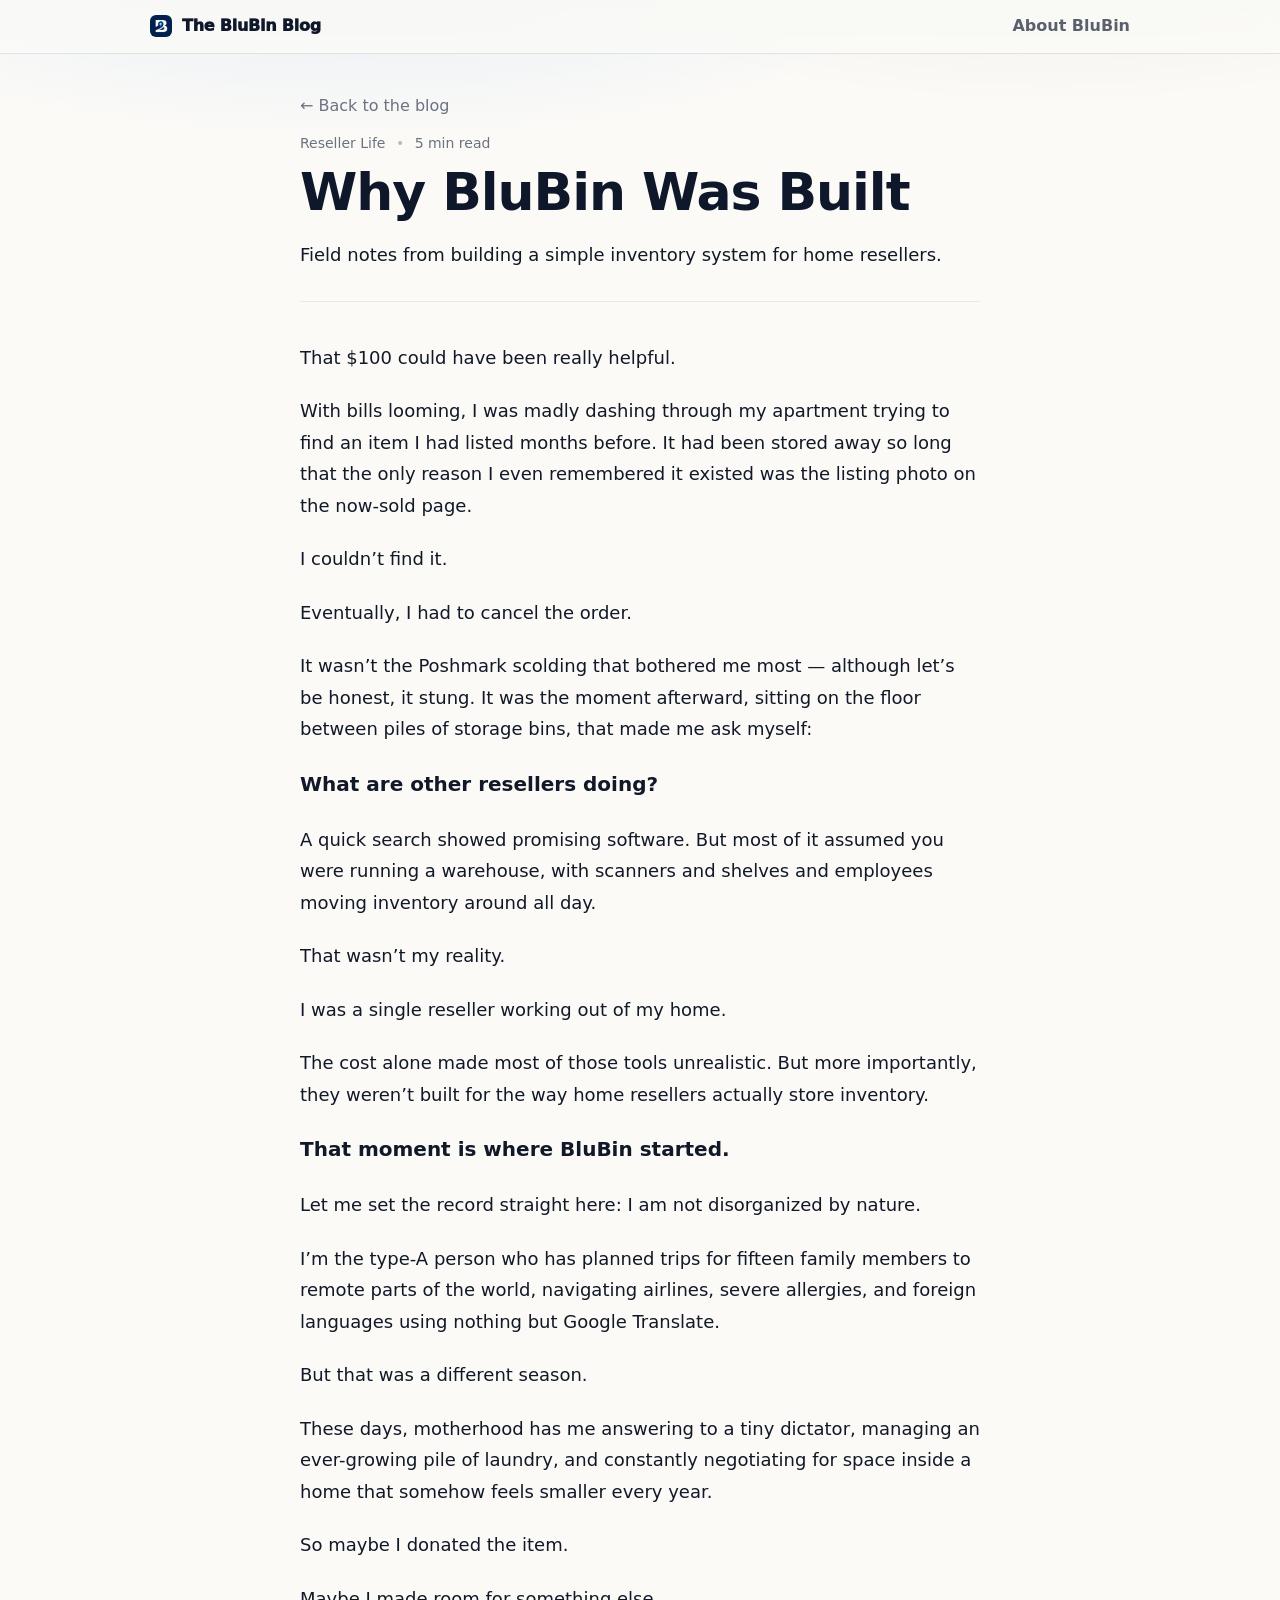
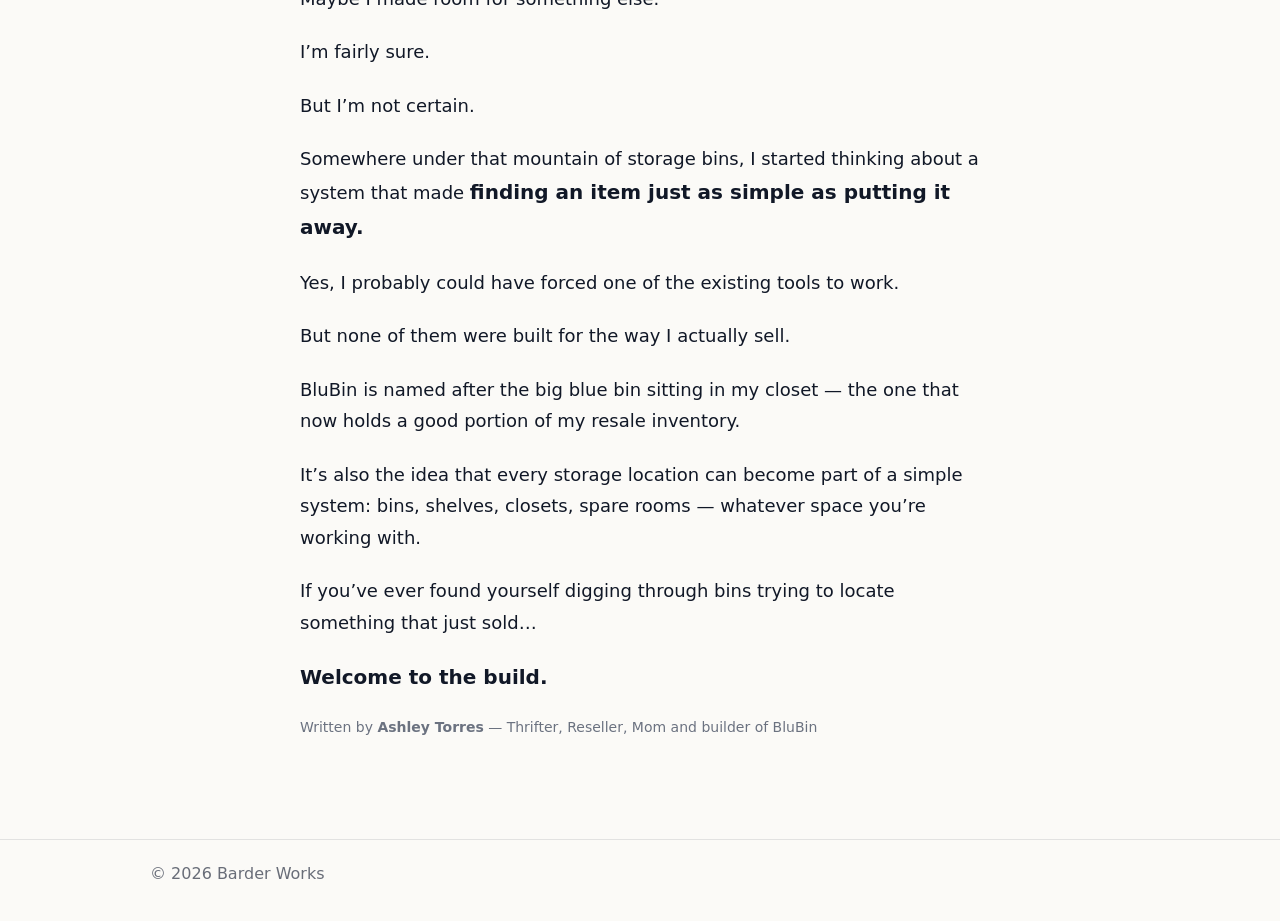
<file: blog/why-blubin-was-built.html>
<!DOCTYPE html>
<html lang="en">
<head>
  <meta charset="UTF-8" />
  <meta name="viewport" content="width=device-width, initial-scale=1.0"/>

  <title>Why BluBin Was Built | A Simple Inventory System for Resellers</title>

  <meta name="description" content="The story behind BluBin and the moment a home reseller realized inventory tracking needed to be simpler." />

  <link rel="stylesheet" href="/style.css"/>
  <link rel="stylesheet" href="/blog/blog.css"/>
</head>

<body class="post-page">

<header class="blog-header">
  <div class="container blog-header-inner">

    <a class="blog-brand" href="/blog/">
      <img class="blog-logo" src="/favicon/favicon.svg" alt="BluBin" />
      <span>The BluBin Blog</span>
    </a>

    <nav class="blog-nav">
      <a class="blog-link" href="/">About BluBin</a>
    </nav>

  </div>
</header>

<main id="content">

<section class="container post-body">

<a class="post-back" href="/blog/">← Back to the blog</a>

<div class="post-meta-row">
  <span class="post-cat">Reseller Life</span>
  <span class="dot">•</span>
  <span>5 min read</span>
</div>

<h1 class="post-h1">Why BluBin Was Built</h1>

<p class="post-lead">
Field notes from building a simple inventory system for home resellers.
</p>

<hr class="post-rule"/>

<p>That $100 could have been really helpful.</p>

<p>
With bills looming, I was madly dashing through my apartment trying to find an item I had listed months before. It had been stored away so long that the only reason I even remembered it existed was the listing photo on the now-sold page.
</p>

<p>I couldn’t find it.</p>

<p>Eventually, I had to cancel the order.</p>

<p>
It wasn’t the Poshmark scolding that bothered me most — although let’s be honest, it stung. It was the moment afterward, sitting on the floor between piles of storage bins, that made me ask myself:
</p>

<p><strong>What are other resellers doing?</strong></p>

<p>
A quick search showed promising software. But most of it assumed you were running a warehouse, with scanners and shelves and employees moving inventory around all day.
</p>

<p>That wasn’t my reality.</p>

<p>I was a single reseller working out of my home.</p>

<p>
The cost alone made most of those tools unrealistic. But more importantly, they weren’t built for the way home resellers actually store inventory.
</p>

<p><strong>That moment is where BluBin started.</strong></p>

<p>
Let me set the record straight here: I am not disorganized by nature.
</p>

<p>
I’m the type-A person who has planned trips for fifteen family members to remote parts of the world, navigating airlines, severe allergies, and foreign languages using nothing but Google Translate.
</p>

<p>But that was a different season.</p>

<p>
These days, motherhood has me answering to a tiny dictator, managing an ever-growing pile of laundry, and constantly negotiating for space inside a home that somehow feels smaller every year.
</p>

<p>So maybe I donated the item.</p>

<p>Maybe I made room for something else.</p>

<p>I’m fairly sure.</p>

<p>But I’m not certain.</p>

<p>
Somewhere under that mountain of storage bins, I started thinking about a system that made <strong>finding an item just as simple as putting it away.</strong>
</p>

<p>
Yes, I probably could have forced one of the existing tools to work.
</p>

<p>
But none of them were built for the way I actually sell.
</p>

<p>
BluBin is named after the big blue bin sitting in my closet — the one that now holds a good portion of my resale inventory.
</p>

<p>
It’s also the idea that every storage location can become part of a simple system: bins, shelves, closets, spare rooms — whatever space you’re working with.
</p>

<p>
If you’ve ever found yourself digging through bins trying to locate something that just sold…
</p>

<p><strong>Welcome to the build.</strong></p>

<div class="post-author">
  Written by <strong>Ashley Torres</strong> — Thrifter, Reseller, Mom and builder of BluBin
</div>

</section>

<footer class="blog-footer">
  <div class="container blog-footer-inner">
    <div class="muted">© 2026 Barder Works</div>
  </div>
</footer>

</main>
</body>
</html>
</file>
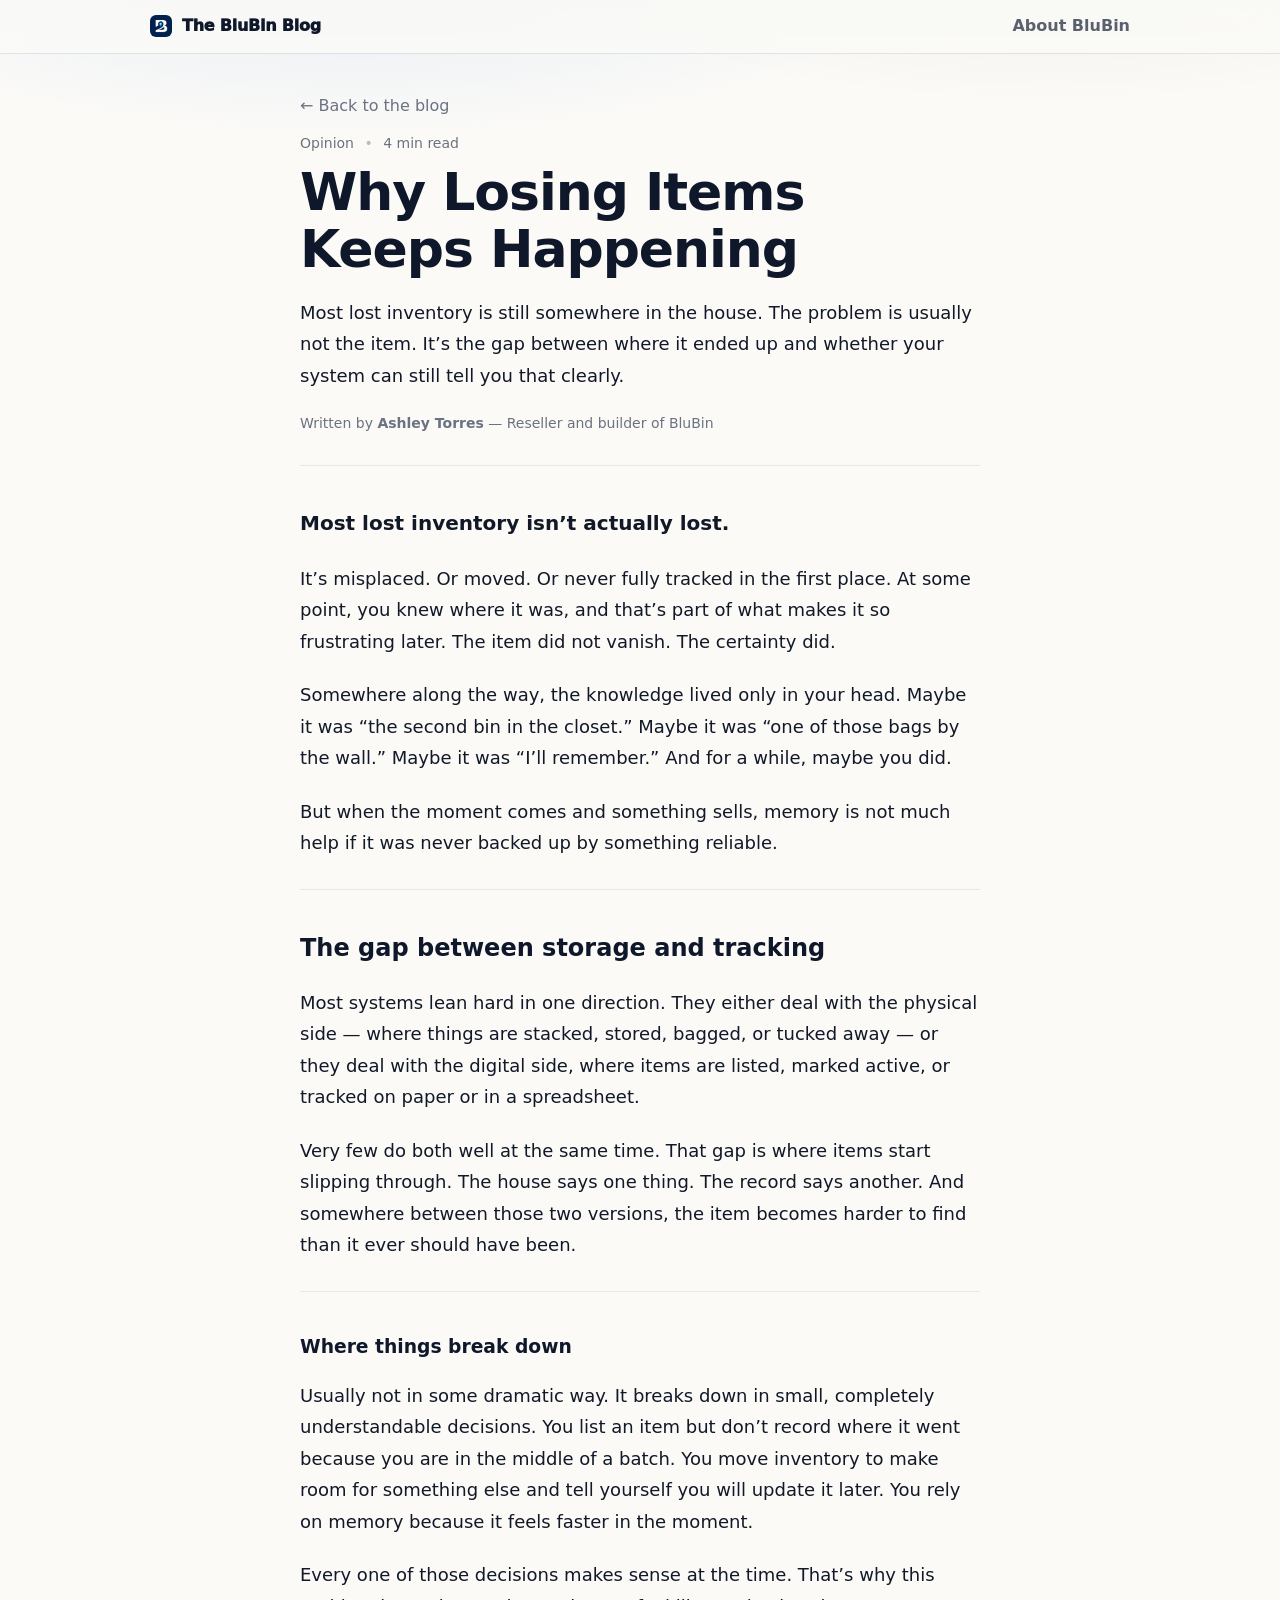
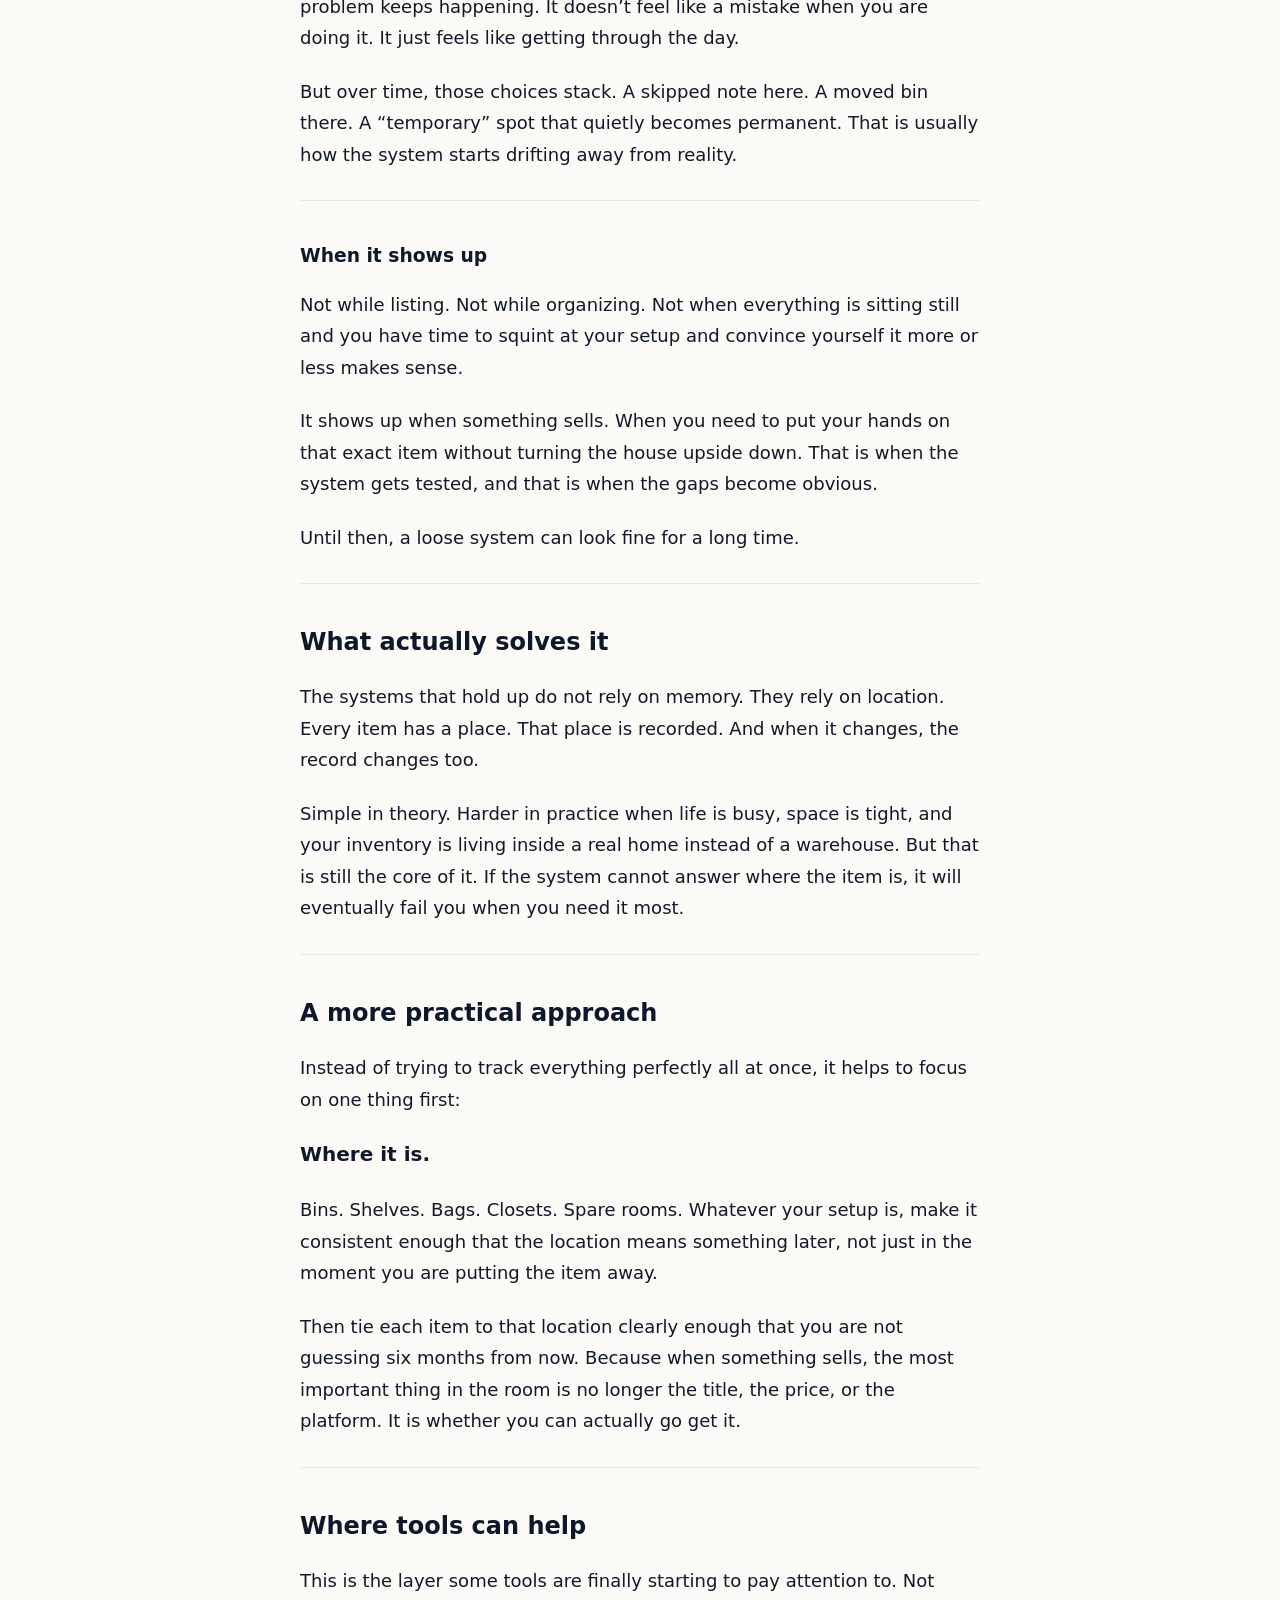
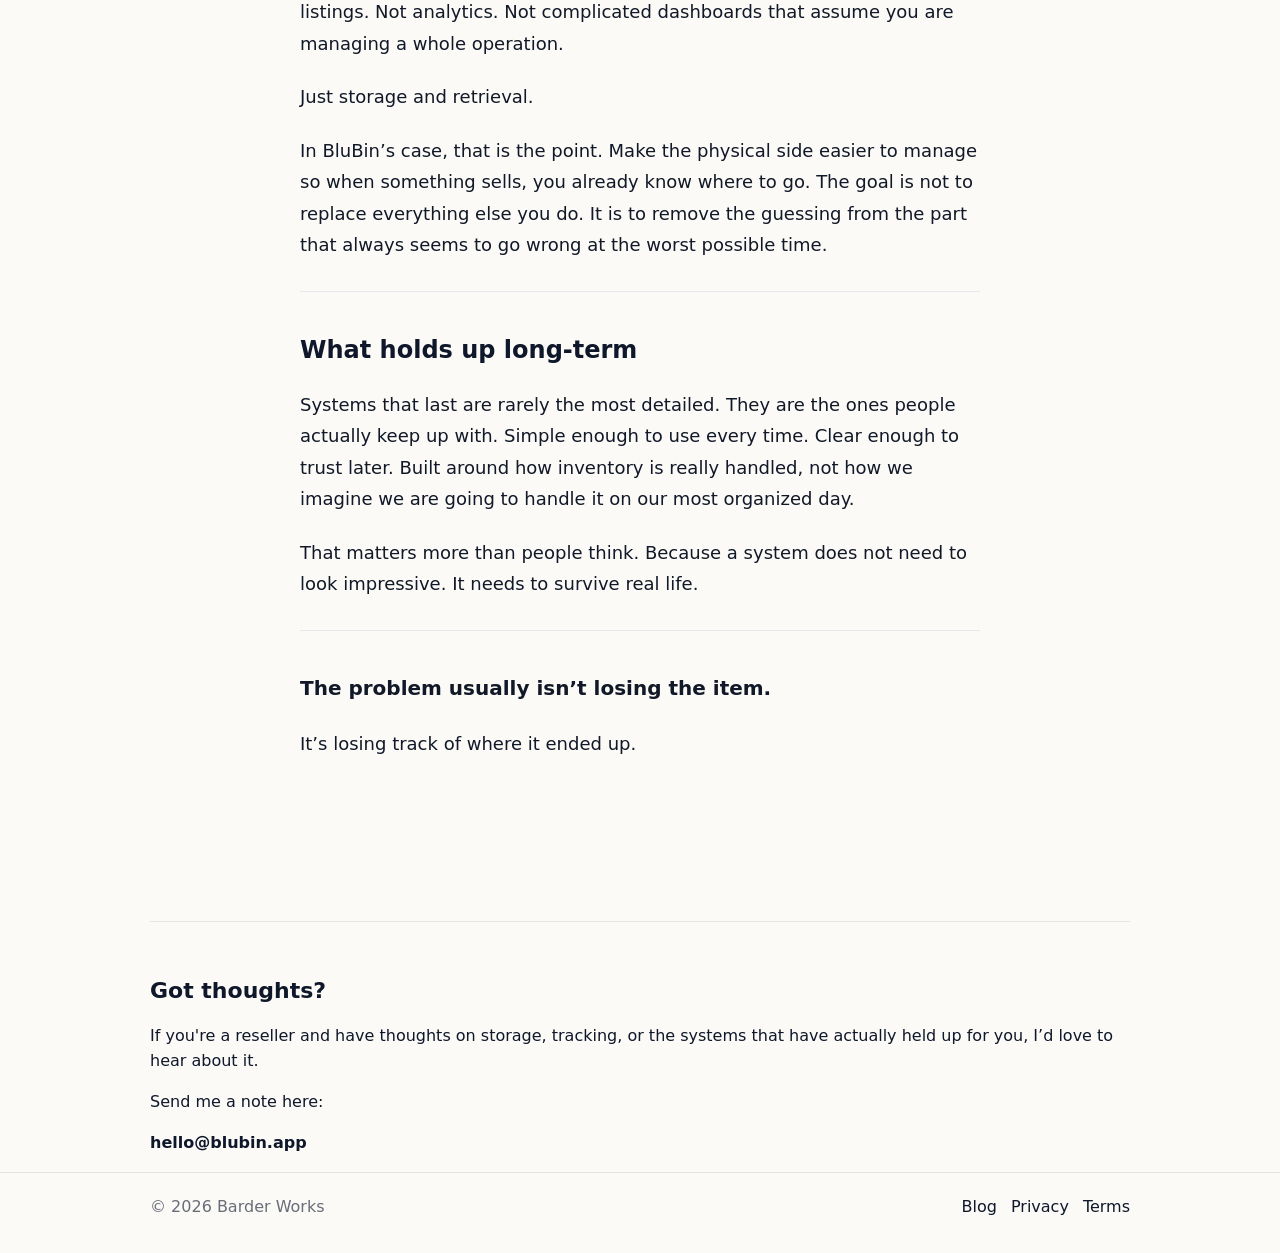
<file: blog/why-losing-items-keeps-happening.html>
<!DOCTYPE html>
<html lang="en">
<head>
  <meta charset="UTF-8" />
  <meta name="viewport" content="width=device-width, initial-scale=1.0"/>

  <title>Why Losing Items Keeps Happening</title>
  <meta name="description" content="A field note on why inventory keeps going missing in home reseller setups—and why the real problem is usually the gap between storage and tracking." />

  <!-- Favicons -->
  <link rel="icon" href="/favicon.ico" sizes="any" />
  <link rel="icon" href="/favicon/favicon.svg" type="image/svg+xml" />
  <link rel="apple-touch-icon" href="/favicon/apple-touch-icon.png" />
  <link rel="manifest" href="/favicon/site.webmanifest" />

  <!-- Shared site styles + blog-only overrides -->
  <link rel="stylesheet" href="/style.css" />
  <link rel="stylesheet" href="/blog/blog.css" />
</head>

<body class="post-page">
  <a class="skip-link" href="#content">Skip to content</a>

  <!-- BLOG HEADER -->
  <header class="blog-header">
    <div class="container blog-header-inner">
      <a class="blog-brand" href="/blog/">
        <img class="blog-logo" src="/favicon/favicon.svg" alt="BluBin" />
        <span>The BluBin Blog</span>
      </a>

      <nav class="blog-nav" aria-label="Blog">
        <a class="blog-link" href="/">About BluBin</a>
      </nav>
    </div>
  </header>

  <main id="content">
    <section class="container post-body">
      <a class="post-back" href="/blog/">← Back to the blog</a>

      <div class="post-meta-row">
        <span class="post-cat">Opinion</span>
        <span class="dot">•</span>
        <span>4 min read</span>
      </div>

      <h1 class="post-h1">Why Losing Items Keeps Happening</h1>

      <p class="post-lead">
        Most lost inventory is still somewhere in the house. The problem is usually not the item. It’s the gap between where it ended up and whether your system can still tell you that clearly.
      </p>

      <div class="post-author">
        Written by <strong>Ashley Torres</strong> — Reseller and builder of BluBin
      </div>

      <hr class="post-rule" />

      <p><strong>Most lost inventory isn’t actually lost.</strong></p>

      <p>
        It’s misplaced. Or moved. Or never fully tracked in the first place. At some point, you knew where it was, and that’s part of what makes it so frustrating later. The item did not vanish. The certainty did.
      </p>

      <p>
        Somewhere along the way, the knowledge lived only in your head. Maybe it was “the second bin in the closet.” Maybe it was “one of those bags by the wall.” Maybe it was “I’ll remember.” And for a while, maybe you did.
      </p>

      <p>
        But when the moment comes and something sells, memory is not much help if it was never backed up by something reliable.
      </p>

      <hr class="post-rule" />

      <h2 class="post-h2">The gap between storage and tracking</h2>

      <p>
        Most systems lean hard in one direction. They either deal with the physical side — where things are stacked, stored, bagged, or tucked away — or they deal with the digital side, where items are listed, marked active, or tracked on paper or in a spreadsheet.
      </p>

      <p>
        Very few do both well at the same time. That gap is where items start slipping through. The house says one thing. The record says another. And somewhere between those two versions, the item becomes harder to find than it ever should have been.
      </p>

      <hr class="post-rule" />

      <h3 class="post-h3">Where things break down</h3>

      <p>
        Usually not in some dramatic way. It breaks down in small, completely understandable decisions. You list an item but don’t record where it went because you are in the middle of a batch. You move inventory to make room for something else and tell yourself you will update it later. You rely on memory because it feels faster in the moment.
      </p>

      <p>
        Every one of those decisions makes sense at the time. That’s why this problem keeps happening. It doesn’t feel like a mistake when you are doing it. It just feels like getting through the day.
      </p>

      <p>
        But over time, those choices stack. A skipped note here. A moved bin there. A “temporary” spot that quietly becomes permanent. That is usually how the system starts drifting away from reality.
      </p>

      <hr class="post-rule" />

      <h3 class="post-h3">When it shows up</h3>

      <p>
        Not while listing. Not while organizing. Not when everything is sitting still and you have time to squint at your setup and convince yourself it more or less makes sense.
      </p>

      <p>
        It shows up when something sells. When you need to put your hands on that exact item without turning the house upside down. That is when the system gets tested, and that is when the gaps become obvious.
      </p>

      <p>
        Until then, a loose system can look fine for a long time.
      </p>

      <hr class="post-rule" />

      <h2 class="post-h2">What actually solves it</h2>

      <p>
        The systems that hold up do not rely on memory. They rely on location. Every item has a place. That place is recorded. And when it changes, the record changes too.
      </p>

      <p>
        Simple in theory. Harder in practice when life is busy, space is tight, and your inventory is living inside a real home instead of a warehouse. But that is still the core of it. If the system cannot answer where the item is, it will eventually fail you when you need it most.
      </p>

      <hr class="post-rule" />

      <h2 class="post-h2">A more practical approach</h2>

      <p>
        Instead of trying to track everything perfectly all at once, it helps to focus on one thing first:
      </p>

      <p><strong>Where it is.</strong></p>

      <p>
        Bins. Shelves. Bags. Closets. Spare rooms. Whatever your setup is, make it consistent enough that the location means something later, not just in the moment you are putting the item away.
      </p>

      <p>
        Then tie each item to that location clearly enough that you are not guessing six months from now. Because when something sells, the most important thing in the room is no longer the title, the price, or the platform. It is whether you can actually go get it.
      </p>

      <hr class="post-rule" />

      <h2 class="post-h2">Where tools can help</h2>

      <p>
        This is the layer some tools are finally starting to pay attention to. Not listings. Not analytics. Not complicated dashboards that assume you are managing a whole operation.
      </p>

      <p>
        Just storage and retrieval.
      </p>

      <p>
        In BluBin’s case, that is the point. Make the physical side easier to manage so when something sells, you already know where to go. The goal is not to replace everything else you do. It is to remove the guessing from the part that always seems to go wrong at the worst possible time.
      </p>

      <hr class="post-rule" />

      <h2 class="post-h2">What holds up long-term</h2>

      <p>
        Systems that last are rarely the most detailed. They are the ones people actually keep up with. Simple enough to use every time. Clear enough to trust later. Built around how inventory is really handled, not how we imagine we are going to handle it on our most organized day.
      </p>

      <p>
        That matters more than people think. Because a system does not need to look impressive. It needs to survive real life.
      </p>

      <hr class="post-rule" />

      <p><strong>The problem usually isn’t losing the item.</strong></p>

      <p>
        It’s losing track of where it ended up.
      </p>

    </section>

    <section class="reader-comments container">
      <h3>Got thoughts?</h3>

      <p>
        If you're a reseller and have thoughts on storage, tracking, or the systems that have actually held up for you,
        I’d love to hear about it.
      </p>

      <p>
        Send me a note here:
      </p>

      <p class="comment-email">
        <a href="mailto:hello@blubin.app?subject=Why losing items keeps happening">
          hello@blubin.app
        </a>
      </p>
    </section>

    <footer class="blog-footer">
      <div class="container blog-footer-inner">
        <div class="muted">© 2026 Barder Works</div>
        <div class="footer-links">
          <a href="/blog/">Blog</a>
          <a href="/privacy.html">Privacy</a>
          <a href="/terms.html">Terms</a>
        </div>
      </div>
    </footer>
  </main>
</body>
</html>
</file>
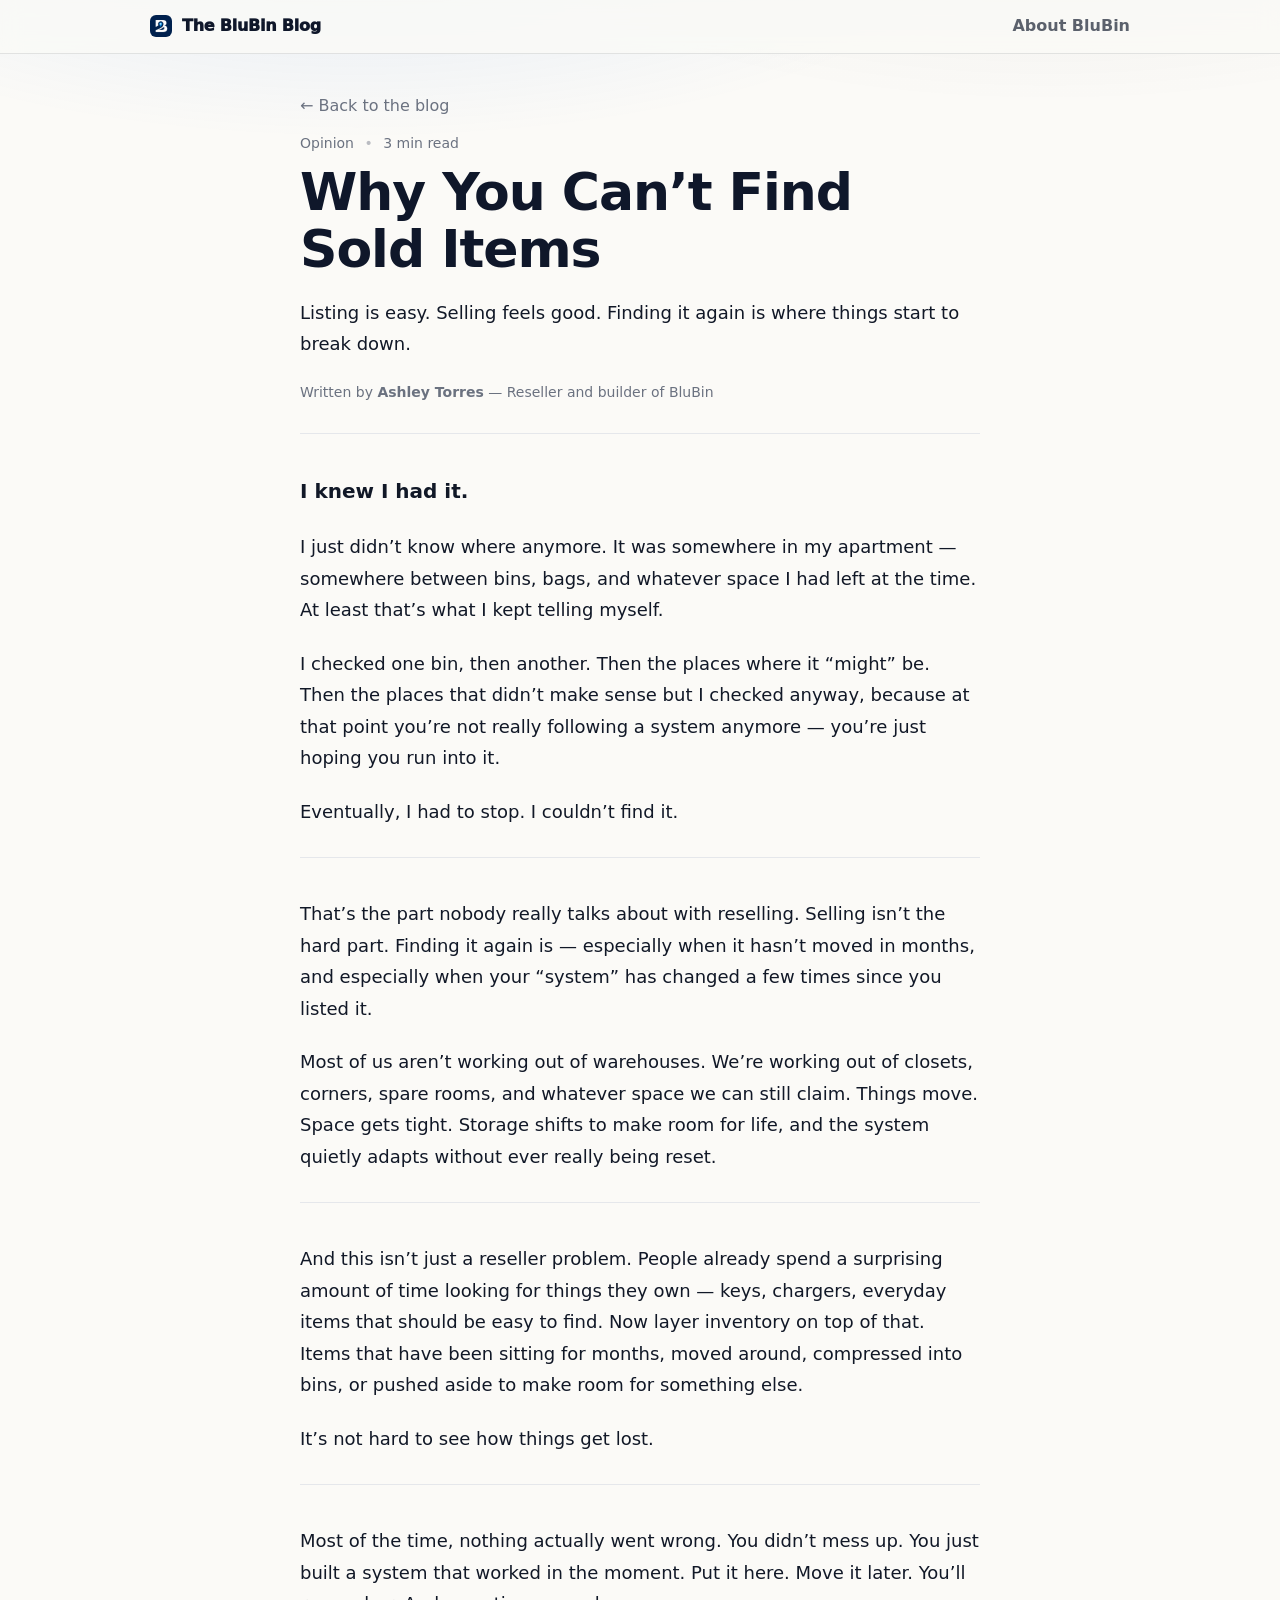
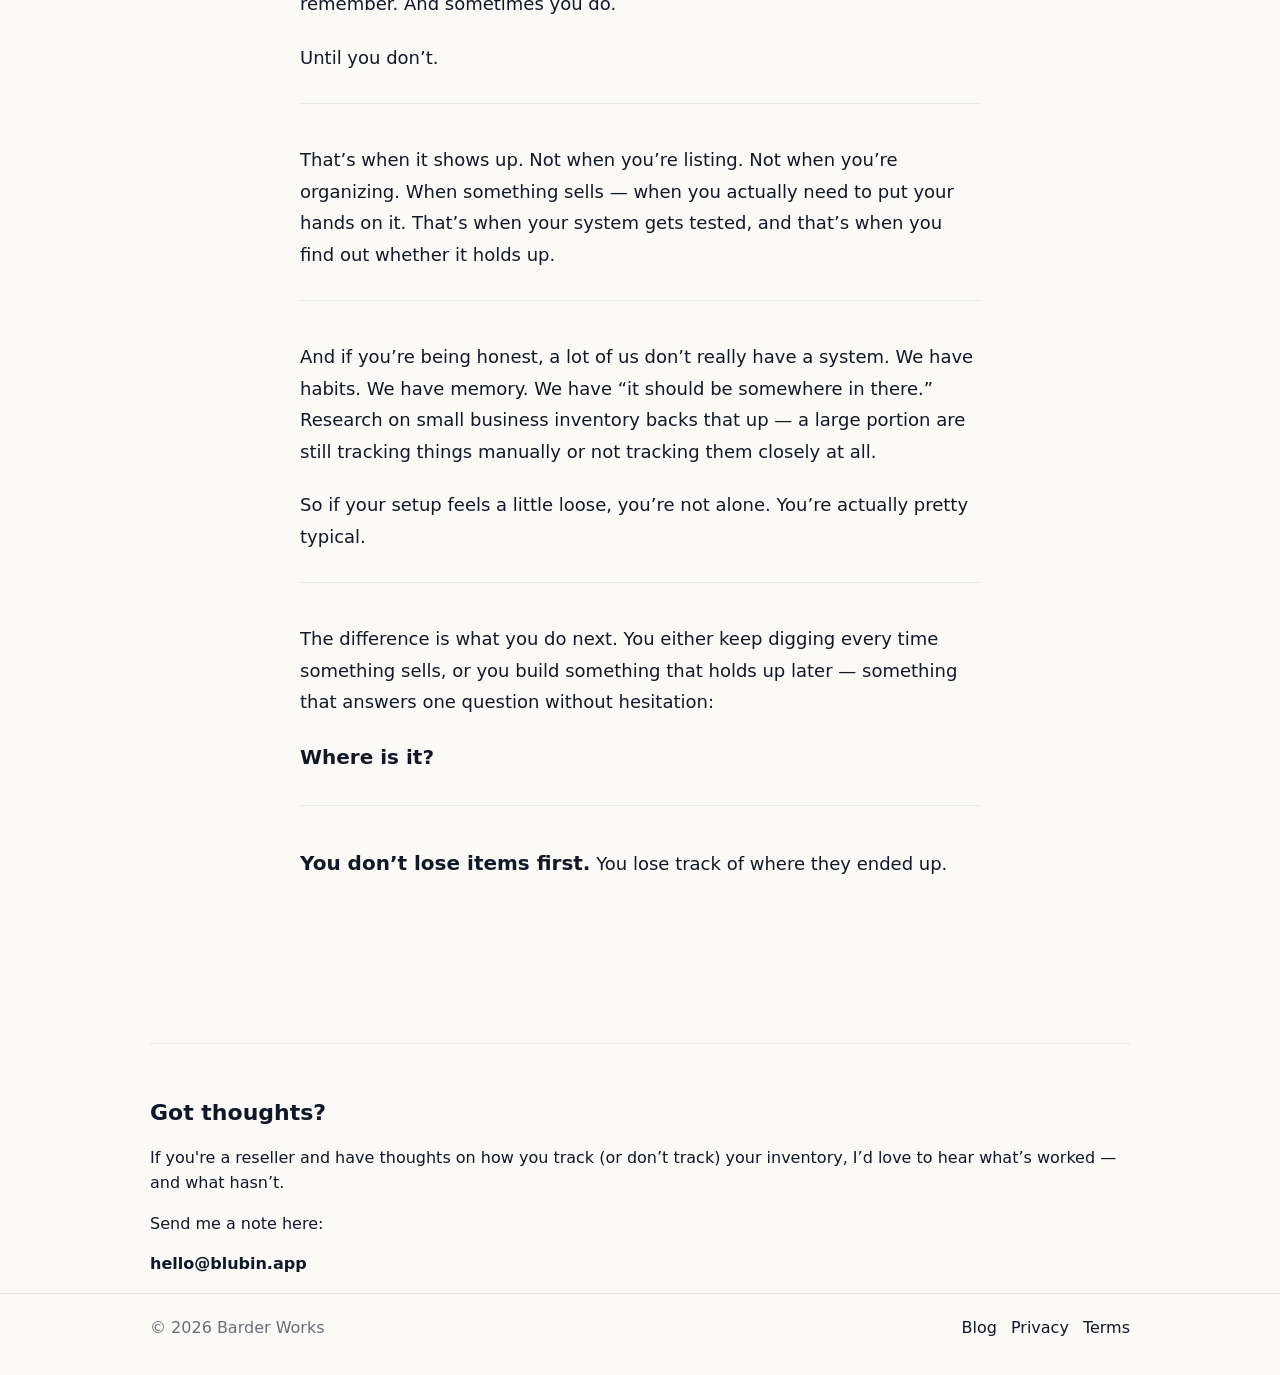
<file: blog/why-you-cant-find-sold-items.html>
<!DOCTYPE html>
<html lang="en">
<head>
  <meta charset="UTF-8" />
  <meta name="viewport" content="width=device-width, initial-scale=1.0"/>

  <title>Why You Can’t Find Sold Items</title>
  <meta name="description" content="A field note on why resellers lose track of inventory—and why the real problem usually shows up after something sells." />

  <!-- Favicons -->
  <link rel="icon" href="/favicon.ico" sizes="any" />
  <link rel="icon" href="/favicon/favicon.svg" type="image/svg+xml" />
  <link rel="apple-touch-icon" href="/favicon/apple-touch-icon.png" />
  <link rel="manifest" href="/favicon/site.webmanifest" />

  <!-- Shared site styles + blog-only overrides -->
  <link rel="stylesheet" href="/style.css" />
  <link rel="stylesheet" href="/blog/blog.css" />
</head>

<body class="post-page">
  <a class="skip-link" href="#content">Skip to content</a>

  <!-- BLOG HEADER -->
  <header class="blog-header">
    <div class="container blog-header-inner">
      <a class="blog-brand" href="/blog/">
        <img class="blog-logo" src="/favicon/favicon.svg" alt="BluBin" />
        <span>The BluBin Blog</span>
      </a>

      <nav class="blog-nav" aria-label="Blog">
        <a class="blog-link" href="/">About BluBin</a>
      </nav>
    </div>
  </header>

  <main id="content">
    <section class="container post-body">
      <a class="post-back" href="/blog/">← Back to the blog</a>

      <div class="post-meta-row">
        <span class="post-cat">Opinion</span>
        <span class="dot">•</span>
        <span>3 min read</span>
      </div>

      <h1 class="post-h1">Why You Can’t Find Sold Items</h1>

      <p class="post-lead">
        Listing is easy. Selling feels good. Finding it again is where things start to break down.
      </p>

      <div class="post-author">
        Written by <strong>Ashley Torres</strong> — Reseller and builder of BluBin
      </div>

      <hr class="post-rule" />

      <p><strong>I knew I had it.</strong></p>

      <p>
        I just didn’t know where anymore. It was somewhere in my apartment — somewhere between bins, bags, and whatever space I had left at the time. At least that’s what I kept telling myself.
      </p>

      <p>
        I checked one bin, then another. Then the places where it “might” be. Then the places that didn’t make sense but I checked anyway, because at that point you’re not really following a system anymore — you’re just hoping you run into it.
      </p>

      <p>
        Eventually, I had to stop. I couldn’t find it.
      </p>

      <hr class="post-rule" />

      <p>
        That’s the part nobody really talks about with reselling. Selling isn’t the hard part. Finding it again is — especially when it hasn’t moved in months, and especially when your “system” has changed a few times since you listed it.
      </p>

      <p>
        Most of us aren’t working out of warehouses. We’re working out of closets, corners, spare rooms, and whatever space we can still claim. Things move. Space gets tight. Storage shifts to make room for life, and the system quietly adapts without ever really being reset.
      </p>

      <hr class="post-rule" />

      <p>
        And this isn’t just a reseller problem. People already spend a surprising amount of time looking for things they own — keys, chargers, everyday items that should be easy to find. Now layer inventory on top of that. Items that have been sitting for months, moved around, compressed into bins, or pushed aside to make room for something else.
      </p>

      <p>
        It’s not hard to see how things get lost.
      </p>

      <hr class="post-rule" />

      <p>
        Most of the time, nothing actually went wrong. You didn’t mess up. You just built a system that worked in the moment. Put it here. Move it later. You’ll remember. And sometimes you do.
      </p>

      <p>
        Until you don’t.
      </p>

      <hr class="post-rule" />

      <p>
        That’s when it shows up. Not when you’re listing. Not when you’re organizing. When something sells — when you actually need to put your hands on it. That’s when your system gets tested, and that’s when you find out whether it holds up.
      </p>

      <hr class="post-rule" />

      <p>
        And if you’re being honest, a lot of us don’t really have a system. We have habits. We have memory. We have “it should be somewhere in there.” Research on small business inventory backs that up — a large portion are still tracking things manually or not tracking them closely at all.
      </p>

      <p>
        So if your setup feels a little loose, you’re not alone. You’re actually pretty typical.
      </p>

      <hr class="post-rule" />

      <p>
        The difference is what you do next. You either keep digging every time something sells, or you build something that holds up later — something that answers one question without hesitation:
      </p>

      <p><strong>Where is it?</strong></p>

      <hr class="post-rule" />

      <p><strong>You don’t lose items first.</strong> You lose track of where they ended up.</p>

    </section>

    <section class="reader-comments container">
      <h3>Got thoughts?</h3>

      <p>
        If you're a reseller and have thoughts on how you track (or don’t track) your inventory,
        I’d love to hear what’s worked — and what hasn’t.
      </p>

      <p>
        Send me a note here:
      </p>

      <p class="comment-email">
        <a href="mailto:hello@blubin.app?subject=Finding inventory">
          hello@blubin.app
        </a>
      </p>
    </section>

    <footer class="blog-footer">
      <div class="container blog-footer-inner">
        <div class="muted">© 2026 Barder Works</div>
        <div class="footer-links">
          <a href="/blog/">Blog</a>
          <a href="/privacy.html">Privacy</a>
          <a href="/terms.html">Terms</a>
        </div>
      </div>
    </footer>
  </main>
</body>
</html>
</file>
<file: style.css>
:root{
  --bg: #ffffff;
  --text: #0f172a;
  --muted: rgba(15, 23, 42, .70);
  --line: rgba(15, 23, 42, .12);
  --card: #f8fafc;
  --radius: 14px;
  --shadow: 0 10px 30px rgba(15, 23, 42, .08);
  --accent: #2563eb;
}

*{ box-sizing: border-box; }
html, body{ height: 100%; }

body{
  margin: 0;
  font-family: -apple-system, BlinkMacSystemFont, "SF Pro Text", system-ui, Segoe UI, Roboto, Helvetica, Arial, sans-serif;
  background: var(--bg);
  color: var(--text);
  line-height: 1.55;
}

a{ color: inherit; text-decoration: none; }
a:hover{ opacity: .92; }

button,
input{
  font: inherit;
}

.container{
  width: min(980px, calc(100% - 44px));
  margin: 0 auto;
}

/* ---------------------------------
   TOPBAR
--------------------------------- */

.topbar{
  position: sticky;
  top: 0;
  z-index: 30;
  background: rgba(255,255,255,.82);
  backdrop-filter: blur(10px);
  border-bottom: 1px solid var(--line);
}

.topbar-inner{
  display: flex;
  align-items: center;
  justify-content: space-between;
  padding: 14px 0;
  gap: 18px;
}

.brand{
  display: flex;
  align-items: center;
  gap: 10px;
  font-weight: 900;
  letter-spacing: -.2px;
  flex-shrink: 0;
}

.brand-logo{
  width: 22px;
  height: 22px;
  border-radius: 6px;
}

.brand-name{
  font-weight: 900;
}

.nav{
  display: flex;
  gap: 16px;
  align-items: center;
  color: var(--muted);
  font-weight: 600;
}

.nav-desktop{
  margin-left: auto;
}

.nav .pill,
.mobile-menu-cta{
  padding: 9px 12px;
  border: 1px solid var(--line);
  border-radius: 999px;
  background: white;
  color: var(--text);
}

.menu-btn{
  display: none;
  width: 42px;
  height: 42px;
  border-radius: 12px;
  border: 1px solid var(--line);
  background: white;
  align-items: center;
  justify-content: center;
  padding: 0;
  box-shadow: 0 1px 0 rgba(15,23,42,.04);
  cursor: pointer;
}

.menu-btn span{
  display: block;
  width: 16px;
  height: 2px;
  background: var(--text);
  border-radius: 999px;
  margin: 2px 0;
}

.mobile-menu{
  display: none;
  border-top: 1px solid rgba(15,23,42,.06);
  background: rgba(255,255,255,.96);
}

.mobile-menu.open{
  display: block;
}

.mobile-menu-inner{
  display: grid;
  gap: 12px;
  padding: 14px 0 18px;
}

.mobile-menu-inner a{
  font-weight: 700;
  color: var(--text);
}

.mobile-menu-cta{
  display: inline-flex;
  align-items: center;
  justify-content: center;
  width: fit-content;
}

/* ---------------------------------
   HERO - DESKTOP BASE
--------------------------------- */

.hero{
  padding: 72px 0 56px;
}

.hero-grid{
  display: grid;
  grid-template-columns: 1.05fr .95fr;
  gap: 34px;
  align-items: start;
}

.hero-copy{
  padding-left: 48px;
  max-width: 560px;
}

.eyebrow{
  margin: 0 0 15px;
  color: var(--muted);
  font-weight: 700;
  font-size: 15px;
  letter-spacing: .2px;
}

h1{
  margin: 0 0 12px;
  font-size: clamp(65px, 4.6vw, 80px);
  line-height: 1.02;
  letter-spacing: -0.02em;
}

.break{
  display: block;
}

.hero-sub{
  margin: 0 0 14px;
  font-size: 18px;
  line-height: 1.55;
  max-width: 560px;
}

.support{
  margin: 0 0 10px;
  color: var(--muted);
  max-width: 520px;
}

.accent{
  color: #1f6feb;
  font-weight: 600;
}

.cta-row{
  display: flex;
  gap: 12px;
  flex-wrap: wrap;
  margin: 16px 0 0;
}

.btn{
  display: inline-flex;
  align-items: center;
  justify-content: center;
  padding: 12px 18px;
  border-radius: 14px;
  border: 1px solid var(--line);
  font-weight: 800;
  min-width: 160px;
  min-height: 48px;
  background: white;
  box-shadow: 0 1px 0 rgba(15,23,42,.04);
}

.btn.primary{
  background: var(--text);
  color: white;
  border-color: var(--text);
}

.btn.secondary{
  color: var(--text);
}

.hero-media{
  display: grid;
  justify-items: center;
  gap: 10px;
}

.phone-img{
  width: min(360px, 100%);
  height: auto;
  display: block;
  filter: drop-shadow(0 18px 40px rgba(15,23,42,.18));
}

.hero-caption{
  margin: 0;
  color: var(--muted);
  font-size: 13px;
  line-height: 1.35;
  text-align: center;
  max-width: 44ch;
}

/* Hero variants */
.hero-mobile{
  display: none;
}

.hero-desktop{
  display: block;
}

.hero-mobile-inner{
  text-align: center;
  max-width: 520px;
  margin: 0 auto;
}

.mobile-headline{
  font-size: clamp(46px, 11vw, 62px);
  line-height: 1.02;
  letter-spacing: -0.02em;
  margin: 0 auto 14px;
  max-width: 11.5ch;
  text-align: center;
}

.mobile-headline span{
  display: block;
}

.mobile-cta{
  justify-content: center;
}

.mobile-media{
  margin-top: 18px;
}

/* ---------------------------------
   SECTIONS
--------------------------------- */

.section{
  padding: 42px 0;
}

.section.alt{
  background: #fbfcfe;
  border-top: 1px solid rgba(15,23,42,.06);
  border-bottom: 1px solid rgba(15,23,42,.06);
}

.section h2{
  margin: 0 0 10px;
  font-size: 22px;
  letter-spacing: -.3px;
}

.lead{
  margin: 0;
  color: var(--muted);
  max-width: 76ch;
}

.center-head{
  text-align: center;
}

.center-lead{
  margin: 0 auto;
}

/* ---------------------------------
   TRI SECTION
--------------------------------- */

.tri{
  margin-top: 26px;
  border-top: 1px solid rgba(15,23,42,.10);
  border-bottom: 1px solid rgba(15,23,42,.10);
  display: grid;
  grid-template-columns: 1fr 1px 1fr 1px 1fr;
  align-items: stretch;
}

.tri-col{
  padding: 22px 20px;
  text-align: center;
}

.tri-divider{
  background: rgba(15,23,42,.10);
  width: 1px;
}

.tri-icon{
  width: 42px;
  height: 42px;
  margin: 0 auto 10px;
  display: grid;
  place-items: center;
  background: rgba(15,23,42,.04);
  border: 1px solid rgba(15,23,42,.08);
  border-radius: 12px;
  font-size: 18px;
}

.tri h3{
  margin: 0 0 6px;
  font-size: 16px;
  letter-spacing: -.1px;
}

.tri p{
  margin: 0;
  color: var(--muted);
  font-size: 14px;
}

/* ---------------------------------
   FLOW / HOW
--------------------------------- */

.steps{
  margin: 14px 0 0;
  padding-left: 18px;
  color: var(--text);
}

.steps li{
  margin: 0 0 12px;
}

.step-title{
  font-weight: 900;
  margin-bottom: 2px;
  font-size: 18px;
}

.step-text{
  color: var(--muted);
  font-size: 15px;
  line-height: 1.55;
}

.flow-grid{
  display: grid;
  grid-template-columns: 1fr 1fr;
  grid-template-areas:
    "who illustration"
    "video how";
  column-gap: 24px;
  row-gap: 40px;
  align-items: start;
}

.flow-how{
  grid-area: how;
  max-width: 460px;
}

.flow-who{
  grid-area: who;
  max-width: 460px;
  margin: 0 auto;
  text-align: center;
}

.flow-how h2,
.flow-who h2{
  font-size: 30px;
  letter-spacing: -0.02em;
  margin-bottom: 14px;
}

.flow-who .lead{
  font-size: 16px;
  line-height: 1.6;
  max-width: 42ch;
  margin: 0 auto 14px;
}

.flow-who .bullets{
  list-style: none;
  padding: 0;
  margin: 0 auto 18px;
  display: grid;
  gap: 10px;
  justify-items: center;
  font-size: 15px;
}

.flow-who .bullets li{
  position: relative;
  padding-left: 18px;
  max-width: 44ch;
  text-align: left;
}

.flow-who .bullets li::before{
  content: "•";
  position: absolute;
  left: 0;
  top: 0;
  color: rgba(15,23,42,.45);
  font-weight: 900;
}

.flow-who .cta-row,
.flow-who .small-cta{
  justify-content: center;
}

.flow-who .cta-row{
  margin-top: 10px;
}

.who-illustration{
  grid-area: illustration;
  justify-self: center;
  overflow: hidden;
}

.who-illustration img{
  width: 100%;
  max-width: 460px;
  transform: translateX(-8%) translateY(-2%);
  height: auto;
  display: block;
  opacity: 0.98;
}

.flow-video{
  grid-area: video;
  max-width: 460px;
  margin: 0;
}

.caption{
  margin-top: 10px;
  color: var(--muted);
  font-size: 13px;
  line-height: 1.35;
  text-align: center;
}

/* ---------------------------------
   IPHONE FRAME
--------------------------------- */

.iphone{
  width: min(220px, 100%);
  margin: 0 auto;
  padding: 5px;
  border-radius: 34px;
  background: #0b1220;
  box-shadow: 0 18px 50px rgba(15,23,42,.18);
  border: 1px solid rgba(255,255,255,.08);
}

.iphone-screen{
  position: relative;
  border-radius: 26px;
  overflow: hidden;
  background: #000;
  aspect-ratio: 9 / 19.5;
}

.iphone-screen::before{
  content:"";
  position:absolute;
  top: 8px;
  left: 50%;
  transform: translateX(-50%);
  width: 38%;
  height: 16px;
  border-radius: 999px;
  background: rgba(0,0,0,.55);
  z-index: 2;
}

.demo-video,
.iphone .demo-video{
  width: 100%;
  height: 100%;
  object-fit: contain;
  display: block;
  border: 0;
  border-radius: 0;
  background: #000;
}

/* ---------------------------------
   PRICING
--------------------------------- */

.pricing-title{
  text-align: center;
  margin-bottom: 32px;
}

.two-col{
  display: grid;
  grid-template-columns: 1fr 1fr;
  gap: 32px;
  margin-top: 28px;
}

.card{
  border: 1px solid var(--line);
  border-radius: var(--radius);
  background: var(--card);
  padding: 24px;
}

.card h3{
  margin-top: 0;
}

.bullets{
  margin: 14px 0;
  padding-left: 18px;
  color: var(--muted);
}

.bullets li{
  margin: 8px 0;
}

.price{
  font-size: 22px;
  font-weight: 600;
  margin-top: 16px;
}

.price.yearly{
  font-size: 16px;
  font-weight: 500;
  margin-top: 4px;
  color: var(--muted);
}

.pro-card{
  position: relative;
  background: linear-gradient(180deg,#f8fafc 0%,#ffffff 100%);
  transform: translateY(-6px);
  box-shadow: 0 6px 20px rgba(0,0,0,.05);
}

.pro-card::after{
  content:"";
  position:absolute;
  inset:0;
  border-radius:var(--radius);
  pointer-events:none;
  border:2px solid rgba(37,99,235,.18);
}

.price-block{
  margin-top: 18px;
}

.price-main{
  font-size: 26px;
  font-weight: 600;
  color: #111;
}

.price-main span{
  font-size: 14px;
  font-weight: 400;
  color: var(--muted);
  margin-left: 4px;
}

.price-year{
  font-size: 14px;
  color: var(--muted);
  margin-top: 4px;
}

/* ---------------------------------
   SIGNUP SECTION
--------------------------------- */

.signup-section{
  text-align: center;
  padding: 72px 0;
}

.signup-card{
  max-width: 640px;
  margin: 0 auto;
}

.signup-card h2{
  margin-bottom: 12px;
  font-size: clamp(32px, 4vw, 42px);
  line-height: 1.08;
  letter-spacing: -0.02em;
}

.signup-card .lead{
  max-width: 560px;
  margin: 0 auto 20px;
  font-size: 18px;
  line-height: 1.6;
}

.download-cta{
  display: flex;
  justify-content: center;
  align-items: center;
  margin: 20px 0 14px;
}

/* ---------------------------------
   BRAND BAND
--------------------------------- */

.brand-band{
  padding-top: 28px;
}

.band{
  border-top: 1px solid rgba(15,23,42,.10);
  border-bottom: 1px solid rgba(15,23,42,.10);
  padding: 24px 0;
  display: flex;
  flex-direction: column;
  align-items: center;
  text-align: center;
  gap: 10px;
}

.band-logo{
  width: 42px;
  height: 42px;
  border-radius: 12px;
}

.band-line{
  font-weight: 900;
  letter-spacing: -.3px;
  font-size: 28px;
  line-height: 1.2;
  max-width: 24ch;
}

.band-sub{
  color: var(--muted);
  font-size: 16px;
  max-width: 34ch;
}

.dot{
  opacity: .45;
  margin: 0 6px;
}

/* ---------------------------------
   FOOTER
--------------------------------- */

.footer{
  padding: 22px 0;
  border-top: 1px solid var(--line);
  color: var(--muted);
}

.footer-inner{
  display: flex;
  align-items: flex-start;
  justify-content: space-between;
  gap: 20px;
}

.footer-links{
  display: flex;
  gap: 14px;
}

.hero-mobile,
.mobile-storage-band{
  display: none;
}


/* =================================
   MOBILE / TABLET OVERRIDES
================================= */

.mobile-storage-band{
  display: none;
}

@media (max-width: 900px){
  .container{
    width: calc(100% - 28px);
  }

  .topbar-inner{
    padding: 12px 0;
    gap: 10px;
  }

  .nav-desktop{
    display: none;
  }

  .menu-btn{
    display: inline-flex;
    margin-left: auto;
  }

  .hero-desktop{
    display: none;
  }

  .hero-mobile{
    display: block;
    padding: 30px 0 12px;
    overflow: hidden;
  }

  .hero-mobile-inner{
    display: grid;
    grid-template-columns: minmax(0, 1fr) 48vw;
    grid-template-areas:
      "eyebrow eyebrow"
      "copy phone";
    align-items: start;
    column-gap: 10px;
    row-gap: 18px;
    max-width: 100%;
    margin: 0;
  }

  .mobile-eyebrow{
    grid-area: eyebrow;
    margin: 26px 0 0;
    max-width: none;
    text-align: left;
    font-size: 13px;
    line-height: 1.3;
    letter-spacing: 0.06em;
    text-transform: uppercase;
    color: rgba(15,23,42,.55);
    font-weight: 600;
  }

  .hero-mobile-copy{
    grid-area: copy;
    min-width: 0;
    text-align: left;
    padding-top: 48px;
  }

  .mobile-headline{
    margin: 0 0 28px;
    max-width: 8.4ch;
    font-size: clamp(46px, 9.8vw, 72px);
    line-height: 0.94;
    letter-spacing: -0.04em;
    text-align: left;
  }

  .mobile-headline span{
    display: block;
  }

  .hero-mobile .hero-sub{
    margin: 0 0 24px;
    max-width: 20ch;
    font-size: 20px;
    line-height: 1.42;
    text-align: left;
  }

  .hero-mobile .support{
    display: none;
  }

  .mobile-cta{
    display: flex;
    flex-direction: column;
    align-items: stretch;
    gap: 12px;
    width: 100%;
    max-width: 260px;
    margin: 10px 0 0;
  }

  .mobile-cta .btn{
    width: 100%;
    min-width: 0;
    min-height: 48px;
    padding: 14px 18px;
    border-radius: 18px;
    font-size: 15px;
    font-weight: 600;
    text-align: center;
  }

  .mobile-cta .btn.primary{
    box-shadow: 0 12px 24px rgba(15,23,42,.18);
  }

  .mobile-cta .btn.secondary{
    background: rgba(15,23,42,.03);
    border: 1px solid rgba(15,23,42,.12);
  }

  .mobile-cta .btn:active{
    transform: scale(0.98);
  }

  .mobile-media{
    grid-area: phone;
    display: flex;
    justify-content: flex-end;
    align-self: start;
    margin: 2px -150px 0 0;
    pointer-events: none;
  }

  .hero-mobile .phone-img{
    width: min(500px, 104vw);
    max-width: none;
    transform: none;
  }

  .hero-mobile .hero-caption{
    display: none;
  }

  .mobile-storage-band{
    display: block;
    padding: 18px 0 20px;
  }

  .mobile-storage-band .container{
    border-top: 1px solid rgba(15,23,42,.10);
    border-bottom: 1px solid rgba(15,23,42,.10);
    padding: 18px 0;
  }

  .mobile-storage-band p{
    margin: 0;
    text-align: center;
    font-size: 18px;
    line-height: 1.45;
    font-weight: 700;
    color: var(--text);
    letter-spacing: -0.01em;
  }

  .flow-section{
    padding-top: 34px;
  }

  .two-col{
    grid-template-columns: 1fr;
    gap: 16px;
  }

  .tri{
    grid-template-columns: 1fr;
    border: none;
  }

  .tri-divider{
    display: none;
  }

  .tri-col{
    text-align: left;
    border-top: 1px solid rgba(15,23,42,.10);
    padding: 18px 16px;
  }

  .tri-col:first-child{
    border-top: none;
  }

  .tri-icon{
    margin: 0 0 10px;
  }

  .center-head{
    text-align: left;
  }

  .center-lead{
    margin: 0;
  }

  .section h2{
    font-size: 22px;
    line-height: 1.2;
  }

  .lead{
    font-size: 15px;
  }

  .flow-grid{
    grid-template-columns: 1fr;
    grid-template-areas:
      "how"
      "video"
      "illustration"
      "who";
    row-gap: 24px;
  }

  .flow-video{
    justify-self: stretch;
    max-width: 100%;
  }

  .flow-how,
  .flow-who{
    max-width: 100%;
  }

  .flow-how{
    margin: 0 auto;
    text-align: center;
  }

  .flow-how h2{
    font-size: 28px;
    text-align: center;
  }

  .flow-how .steps{
    padding-left: 0;
    list-style-position: inside;
    margin: 16px auto 0;
    max-width: 34ch;
  }

  .flow-how li{
    text-align: left;
  }

  .flow-who h2{
    font-size: 26px;
  }

  .iphone{
    width: min(220px, 72vw);
  }

  .who-illustration img{
    width: 110%;
    transform: translateX(-5%) translateY(0%);
  }

  .card{
    padding: 18px;
  }

  .signup-section{
    padding: 56px 0;
  }

  .signup-card .lead{
    font-size: 16px;
  }

  .download-cta .btn{
    width: 100%;
    max-width: 100%;
  }

  .band-line{
    font-size: 24px;
  }

  .band-sub{
    font-size: 15px;
  }

  .footer{
    padding: 18px 0;
  }

  .footer-inner{
    flex-direction: column;
    gap: 12px;
  }

  .footer-links{
    flex-wrap: wrap;
  }
}

@media (max-width: 560px){
  .container{
    width: calc(100% - 24px);
  }

  .hero-mobile{
    padding: 26px 0 10px;
  }

  .hero-mobile-inner{
    grid-template-columns: minmax(0, 1fr) 45vw;
    column-gap: 8px;
    row-gap: 16px;
  }

  .mobile-eyebrow{
    margin-top: 20px;
    font-size: 13px;
  }

  .hero-mobile-copy{
    padding-top: 46px;
  }

  .mobile-headline{
    max-width: 8.2ch;
    font-size: clamp(44px, 10.8vw, 58px);
    margin: 0 0 24px;
  }

  .hero-mobile .hero-sub{
    max-width: 20ch;
    font-size: 20px;
    line-height: 1.42;
    margin: 0 0 24px;
  }

  .mobile-cta{
    max-width: 260px;
    gap: 12px;
  }

  .mobile-cta .btn{
    padding: 12px 16px;
    min-height: 46px;
    font-size: 15px;
  }

  .mobile-media{
    margin: 2px -150px 0 0;
  }

  .hero-mobile .phone-img{
    width: min(500px, 104vw);
  }

  .mobile-storage-band{
    padding: 16px 0 18px;
  }

  .mobile-storage-band .container{
    padding: 16px 0;
  }

  .mobile-storage-band p{
    font-size: 16px;
    line-height: 1.45;
    max-width: 24ch;
    margin: 0 auto;
  }

  .flow-section{
    padding-top: 28px;
  }

  .btn{
    min-width: 0;
  }

  .signup-card h2{
    font-size: 30px;
  }

  .signup-card .lead{
    font-size: 15px;
  }

  .band-line{
    font-size: 20px;
  }

  .band-sub{
    font-size: 14px;
  }

  .price-main{
    font-size: 24px;
  }
}
</file>
<file: blog/blog.css>
/* blog/blog.css
   Blog-only styles. Loads AFTER /style.css
*/

/* -----------------------------
   Old polish variables (keep)
------------------------------ */
:root{
  --blog-paper: #fbfaf7;
  --blog-ink: #0f172a;
  --blog-muted: rgba(15,23,42,.68);
  --blog-line: rgba(15,23,42,.10);
  --blog-accent: #1f6feb;
}

body{
  background: var(--blog-paper);
}

/* Ambient top glow (restores the pretty blue tint across the page top) */
body{
  background: var(--blog-paper);
  position: relative;
}

body::before{
  content:"";
  position: fixed;         /* stays consistent */
  inset: 0;
  pointer-events: none;
  z-index: 0;
  background:
    radial-gradient(1000px 340px at 28% -8%, rgba(31,111,235,.11), transparent 62%),
    radial-gradient(860px 320px at 82% -12%, rgba(15,23,42,.07), transparent 66%);
}

/* Make sure real content sits above the ambient glow */
.blog-header,
main{
  position: relative;
  z-index: 1;
}

/* -----------------------------
   A11y helpers
------------------------------ */
.sr-only{
  position:absolute;
  width:1px;height:1px;
  padding:0;margin:-1px;
  overflow:hidden;clip:rect(0,0,0,0);
  white-space:nowrap;border:0;
}

.skip-link{
  position:absolute;
  left:-999px; top:10px;
  background:#fff;
  border:1px solid rgba(15,23,42,.14);
  padding:8px 12px;
  border-radius:10px;
  z-index:999;
}
.skip-link:focus{ left:12px; }

/* -----------------------------
   Header (sticky, glassy)  ✅ PUT BACK
------------------------------ */
.blog-header{
  position: sticky;
  top: 0;
  z-index: 30;
  background: rgba(251,250,247,.82);
  backdrop-filter: blur(10px);
  border-bottom: 1px solid var(--blog-line);
}

.blog-header-inner{
  display:flex;
  align-items:center;
  justify-content:space-between;
  gap: 16px;
  padding: 14px 0;
}

/* Brand */
.blog-brand{
  display:flex;
  align-items:center;
  gap: 10px;
  font-weight: 950;
  letter-spacing: -.015em;
  color: var(--blog-ink);
  white-space: nowrap;
  text-decoration: none;
}

/* FORCE the SVG to behave like an icon (prevents giant logo) */
.blog-logo{
  width: 22px !important;
  height: 22px !important;
  border-radius: 6px;
  flex: 0 0 auto;
  display:block;
}

/* Right nav */
.blog-nav{
  display:flex;
  align-items:center;
  gap: 12px;
  white-space: nowrap;
}

.blog-link{
  font-weight: 800;
  color: var(--blog-muted);
  text-decoration:none;
}
.blog-link:hover{ color: var(--blog-ink); }

/* Search icon button */
.search-toggle{
  width: 40px;
  height: 40px;
  border-radius: 999px;
  border: 1px solid var(--blog-line);
  background: rgba(255,255,255,.75);
  color: var(--blog-ink);
  display:grid;
  place-items:center;
  cursor:pointer;
}
.search-toggle:hover{
  border-color: rgba(31,111,235,.35);
}
.search-toggle:focus{
  outline:none;
  box-shadow: 0 0 0 4px rgba(31,111,235,.12);
}

/* inline search that expands */
.blog-search-inline{
  width: 0;
  overflow: hidden;
  opacity: 0;
  pointer-events: none;
  transition: width .18s ease, opacity .18s ease;
}

.blog-search-inline input{
  width: 320px;
  height: 40px;
  border: 1px solid var(--blog-line);
  border-radius: 999px;
  padding: 0 14px;
  font-size: 14px;
  background: rgba(255,255,255,.85);
  color: var(--blog-ink);
  outline: none;
}
.blog-search-inline input:focus{
  border-color: rgba(31,111,235,.35);
  box-shadow: 0 0 0 4px rgba(31,111,235,.12);
}

.blog-nav.is-search-open .blog-search-inline{
  width: min(340px, 40vw);
  opacity: 1;
  pointer-events: auto;
}

/* Mobile header stacking */
@media (max-width: 820px){
  .blog-header-inner{
    flex-wrap: wrap;
    gap: 12px;
  }
  .blog-nav{
    margin-left: auto;
    flex-wrap: wrap;
    justify-content: flex-end;
  }
  .blog-nav.is-search-open .blog-search-inline{
    width: 100%;
  }
  .blog-search-inline input{
    width: 100%;
  }
}

/* -----------------------------
   Hero (full-width glow, aligned content)
------------------------------ */
.blog-hero{
  position: relative;
  padding: 72px 0 22px;
  overflow: hidden; /* prevents the glow from looking clipped */
}

/* Full-width glow that spans the viewport */
.blog-hero::before{
  content:"";
  position:absolute;
  left: 50%;
  top: -120px;
  width: 140vw;          /* wider than viewport so it never “cuts” */
  height: 520px;         /* enough vertical room for the glow */
  transform: translateX(-50%);
  pointer-events:none;
  background:
    radial-gradient(900px 280px at 22% 10%, rgba(31,111,235,.12), transparent 62%),
    radial-gradient(760px 260px at 78% 0%, rgba(15,23,42,.07), transparent 66%);
}

/* Content column stays aligned to your site container */
.blog-hero .container{
  position: relative;
  max-width: 980px;   /* match your site container */
}

.blog-hero-inner{
  max-width: 720px;   /* keeps title/sub aligned with chips row */
}

.blog-h1{
  margin: 6px 0 12px;
  font-size: clamp(44px, 4vw, 62px);
  line-height: 1.05;
  letter-spacing: -0.02em;
  font-weight: 950;
  color: var(--blog-ink);
}

.blog-sub{
  margin: 0;
  color: var(--blog-muted);
  max-width: 74ch;
}

@media (max-width: 900px){
  .blog-hero{ padding: 56px 0 18px; }
  .blog-hero::before{ top: -140px; height: 520px; width: 160vw; }
}

/* -----------------------------
   Chips (polished, not heavy)
------------------------------ */
.blog-chips{
  padding: 6px 0 18px;
}

.chip-row{
  display:flex;
  gap:10px;
  flex-wrap:wrap;
}

.chip{
  display:inline-flex;
  align-items:center;
  padding: 8px 12px;
  border: 1px solid var(--blog-line);
  border-radius: 999px;
  font-weight: 850;
  color: rgba(15,23,42,.70);
  background: rgba(255,255,255,.65);
  font-size: 13px;
  text-decoration:none;
}
.chip:hover{ opacity: .95; }

.chip.is-active{
  background: rgba(31,111,235,.10);
  border-color: rgba(31,111,235,.25);
  color: rgba(15,23,42,.90);
}

/* -----------------------------
   NEW TOP ROW LAYOUT
------------------------------ */
.blog-top{
  padding: 14px 0 22px;
}

.blog-top-grid{
  display:grid;
  grid-template-columns: 280px 1fr;
  gap: 18px;
  align-items:start;
}

@media (max-width: 980px){
  .blog-top-grid{ grid-template-columns: 1fr; }
}

/* -----------------------------
   ABOUT = flat (quiet, pinned)
------------------------------ */
.about-card{
  background: transparent;
  border: 1px solid rgba(15,23,42,.10);
  border-radius: 16px;
  padding: 18px;
  box-shadow: none;
}

@media (min-width: 980px){
  .about-card{
    position: sticky;
    top: 92px;
  }
}

.about-title{
  font-size: 12px;
  letter-spacing: .08em;
  text-transform: uppercase;
  font-weight: 900;
  color: rgba(15,23,42,.55);
  margin-bottom: 12px;
}

.about-row{
  display:flex;
  align-items:center;
  gap:12px;
  margin-bottom:12px;
}

.avatar{
  width: 40px;
  height: 40px;
  border-radius: 14px;
  display: grid;
  place-items: center;
  font-weight: 950;
  background: rgba(15,23,42,.06);
  border: 1px solid rgba(15,23,42,.10);
}

.about-name{ font-weight: 950; }
.about-role{
  font-size: 14px;
  color: rgba(15,23,42,.60);
}

.about-text{
  margin: 0 0 10px;
  font-size: 14px;
  line-height: 1.55;
  color: rgba(15,23,42,.70);
}

.about-links{ margin-top: 10px; }
.about-link{
  font-weight: 900;
  color: var(--blog-ink);
  text-decoration:none;
}
.about-link:hover{ opacity: .95; }

/* -----------------------------
   REEL = pop panel (the “work” area)
------------------------------ */
.reel-col{
  background: rgba(255,255,255,.80);
  border: 1px solid var(--blog-line);
  border-radius: 18px;
  padding: 16px;
  box-shadow: 0 18px 48px rgba(15,23,42,.10);
}

.reel-head{
  display:flex;
  align-items:flex-end;
  justify-content: space-between;
  gap: 12px;
  margin-bottom: 12px;
}

.reel-title{
  font-weight: 950;
  letter-spacing: -.2px;
  font-size: 16px;
}

.reel-subtitle{
  font-size: 13px;
  color: rgba(15,23,42,.62);
  font-weight: 750;
  margin-top: 3px;
}

.reel-hint{
  font-size: 12px;
  color: rgba(15,23,42,.55);
  font-weight: 800;
}

/* -----------------------------
   REEL ROW (scrollable) ✅
------------------------------ */
.reel-row{
  display:flex;
  gap: 12px;
  overflow-x: auto;
  overflow-y: hidden;
  padding: 2px 2px 10px;
  scroll-snap-type: x mandatory;
  -webkit-overflow-scrolling: touch;
}

.reel-row::-webkit-scrollbar{ height: 10px; }
.reel-row::-webkit-scrollbar-track{
  background: rgba(15,23,42,.06);
  border-radius: 999px;
}
.reel-row::-webkit-scrollbar-thumb{
  background: rgba(15,23,42,.18);
  border-radius: 999px;
}
.reel-row::-webkit-scrollbar-thumb:hover{
  background: rgba(15,23,42,.25);
}

/* -----------------------------
   REEL CARD (forces overflow)
------------------------------ */
.reel-card{
  flex: 0 0 auto;     /* critical */
  width: 240px;       /* critical */
  scroll-snap-align: start;

  border-radius: 14px;
  border: 1px solid rgba(15,23,42,.12);
  background: linear-gradient(180deg, rgba(255,255,255,.92), rgba(248,251,255,.92));
  overflow:hidden;
  color: inherit;
  text-decoration: none;
  transition: transform .12s ease, box-shadow .12s ease, border-color .12s ease;
}

.reel-card:hover{
  transform: translateY(-2px);
  border-color: rgba(31,111,235,.20);
  box-shadow: 0 14px 34px rgba(15,23,42,.10);
}

.reel-thumb{
  height: 140px;
  background: rgba(15,23,42,.04);
}

.reel-thumb--placeholder{
  background:
    radial-gradient(260px 120px at 30% 15%, rgba(31,111,235,.12), transparent 55%),
    radial-gradient(240px 120px at 85% 0%, rgba(15,23,42,.08), transparent 60%),
    linear-gradient(180deg, rgba(255,255,255,.55), rgba(255,255,255,.20));
}

.reel-thumb img{
  width:100%;
  height:100%;
  object-fit: cover;
  display:block;
}

.reel-caption{
  padding: 10px 12px 12px;
}

.reel-card-title{
  font-weight: 950;
  letter-spacing: -.15px;
  line-height: 1.25;
}

.reel-card-meta{
  margin-top: 4px;
  font-size: 12px;
  color: rgba(15,23,42,.58);
  font-weight: 750;
}

/* Hide "tip" line on desktop; show on mobile */
.reel-foot{ display:none; }
@media (max-width: 900px){
  .reel-foot{ display:block; }
}

/* -----------------------------
   Feed intro line
------------------------------ */
.feed-intro{
  padding: 18px 0 10px;
}

.feed-kicker{
  color: rgba(15,23,42,.62);
  font-weight: 800;
}

/* -----------------------------
   Footer
------------------------------ */
.blog-footer{
  border-top: 1px solid var(--blog-line);
  padding: 22px 0 34px;
  background: transparent;
}

.blog-footer-inner{
  display:flex;
  align-items:center;
  justify-content:space-between;
  gap:14px;
}

@media (max-width: 700px){
  .blog-footer-inner{
    flex-direction: column;
    align-items: flex-start;
  }
}

.muted{ color: rgba(15,23,42,.62); }


/* -----------------------------
   REEL: force overflow + show scrollbar
------------------------------ */

/* Keep the reel panel “popping” */
.reel-col{
  background: rgba(255,255,255,.80);
  border: 1px solid var(--blog-line);
  border-radius: 18px;
  padding: 16px;
  box-shadow: 0 18px 48px rgba(15,23,42,.10);
}

/* This is the key: cap the visible reel viewport so the scrollbar is needed */
.reel-row{
  display:flex;
  gap: 12px;

  max-width: 720px;          /* forces scrolling even on wide desktop */
  overflow-x: auto;
  overflow-y: hidden;
  padding: 2px 2px 12px;

  scroll-snap-type: x mandatory;
  -webkit-overflow-scrolling: touch;
  scrollbar-gutter: stable;  /* keeps space for scrollbar */
}

/* Make sure cards NEVER shrink to fit */
.reel-card{
  flex: 0 0 auto;     /* critical */
  width: 300px;       /* critical: 2 cards + partial third in 720px viewport */
  scroll-snap-align: start;

  border-radius: 14px;
  border: 1px solid rgba(15,23,42,.12);
  background: rgba(255,255,255,.92);
  overflow:hidden;
  color: inherit;
  text-decoration: none;
  transition: transform .12s ease, box-shadow .12s ease, border-color .12s ease;
}

.reel-card:hover{
  transform: translateY(-2px);
  border-color: rgba(31,111,235,.20);
  box-shadow: 0 14px 34px rgba(15,23,42,.10);
}

.reel-thumb{
  height: 140px;
  background: rgba(15,23,42,.04);
}

.reel-thumb img{
  width:100%;
  height:100%;
  object-fit: cover;
  display:block;
}

/* “More field notes soon” should be neutral — NOT the only place the blue shows */
.reel-thumb--more{
  background:
    radial-gradient(320px 160px at 20% 20%, rgba(15,23,42,.06), transparent 60%),
    linear-gradient(180deg, rgba(255,255,255,.55), rgba(255,255,255,.20));
}

/* Always-visible, polished scrollbar */
.reel-row::-webkit-scrollbar{ height: 12px; }
.reel-row::-webkit-scrollbar-track{
  background: rgba(15,23,42,.06);
  border-radius: 999px;
}
.reel-row::-webkit-scrollbar-thumb{
  background: rgba(15,23,42,.18);
  border-radius: 999px;
}
.reel-row::-webkit-scrollbar-thumb:hover{
  background: rgba(15,23,42,.25);
}

/* Firefox */
.reel-row{
  scrollbar-color: rgba(15,23,42,.22) rgba(15,23,42,.06);
  scrollbar-width: thin;
}

/* On smaller screens, let the reel breathe */
@media (max-width: 900px){
  .reel-row{ max-width: 100%; }
  .reel-card{ width: 280px; }
}
.reel-placeholder{
  display:flex;
  align-items:center;
  justify-content:center;
  min-height:190px;
  border-radius:14px;
  border:1px solid #e5e7eb;
  background:linear-gradient(180deg,#f9fafb,#f3f4f6);
}

.reel-placeholder-inner{
  text-align:center;
  line-height:1.1;
}

.placeholder-line{
  font-weight:800;
  font-size:26px;
  color:#111827;
  letter-spacing:-0.02em;
}

.placeholder-line.muted{
  font-size:22px;
  color:#6b7280;
}

.reel-placeholder:hover{
  transform:translateY(-2px);
  box-shadow:0 10px 24px rgba(0,0,0,.08);
}

/* -----------------------------
   Articles css. 
------------------------------ */

/* ARTICLE BODY */

.post-body{
  max-width:720px;
  margin:0 auto;
  padding:40px 20px 80px;
}

.post-h1{
  font-size:52px;
  line-height:1.1;
  letter-spacing:-0.02em;
  margin:10px 0 10px;
}

.post-lead{
  font-size:20px;
  color:#6b7280;
  margin-bottom:28px;
}

.post-rule{
  border:none;
  border-top:1px solid #e5e7eb;
  margin:30px 0 40px;
}

.post-body p{
  font-size:18px;
  line-height:1.75;
  color:#111827;
  margin-bottom:22px;
}

/* add breathing room after short lines */
.post-body p:empty{
  margin-bottom:30px;
}

/* emphasize key line */
.post-body p strong{
  font-weight:700;
}

/* nicer spacing for question */
.post-body p strong:first-child{
  font-size:20px;
}

/* meta row */
.post-meta-row{
  color:#6b7280;
  font-size:14px;
  margin-bottom:10px;
}

.post-back{
  display:inline-block;
  margin-bottom:14px;
  color:#6b7280;
  text-decoration:none;
}

.post-back:hover{
  text-decoration:underline;
}

.post-author{
  font-size:14px;
  color:#6b7280;
  margin-bottom:20px;
}

.reader-comments {
  margin-top: 60px;
  padding-top: 30px;
  border-top: 1px solid #e6e6e6;
}

.reader-comments h3 {
  font-size: 22px;
  margin-bottom: 10px;
}

.comment-email a {
  font-weight: 600;
  text-decoration: none;
}

.comment-email a:hover {
  text-decoration: underline;
}

.steps{
  margin: 14px 0 18px;
  padding-left: 18px;
}
.steps li{
  margin: 0 0 10px;
  color: rgba(15,23,42,.78);
  line-height: 1.55;
  font-weight: 650;
}
</file>
